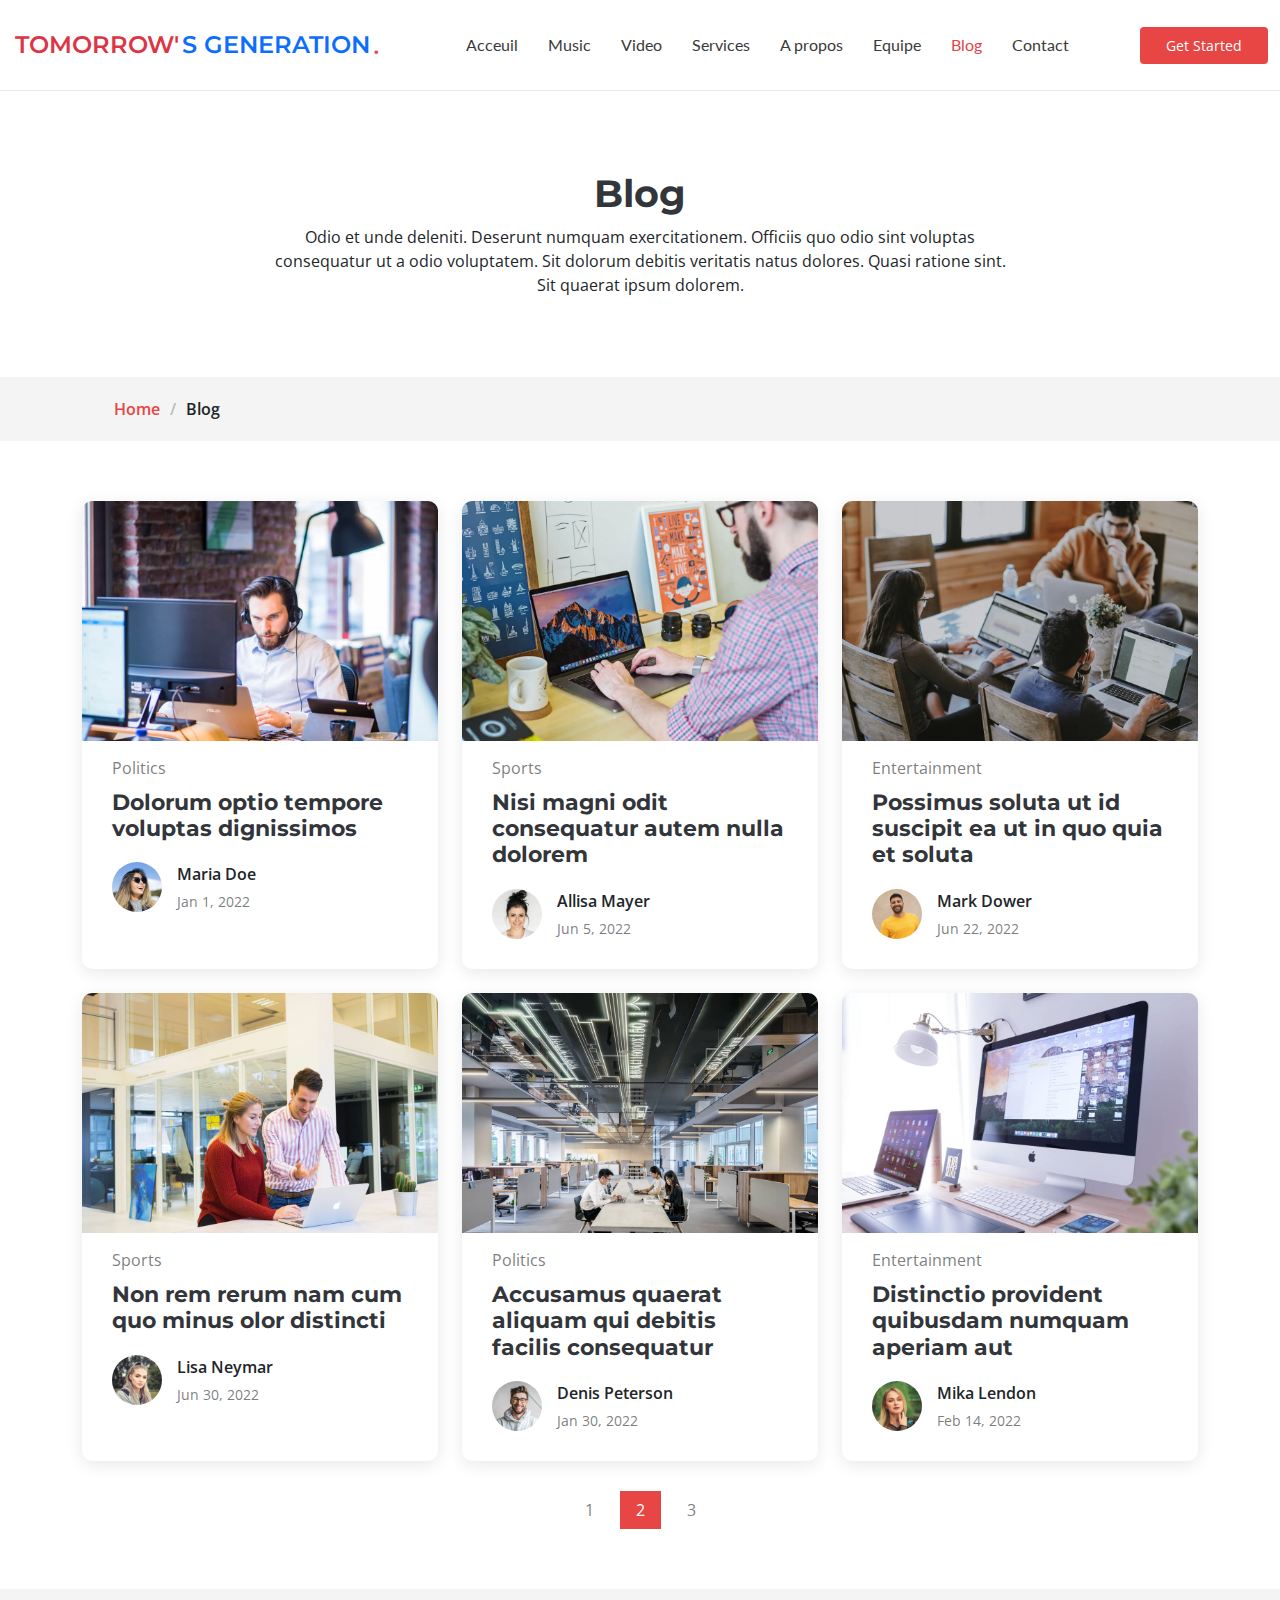
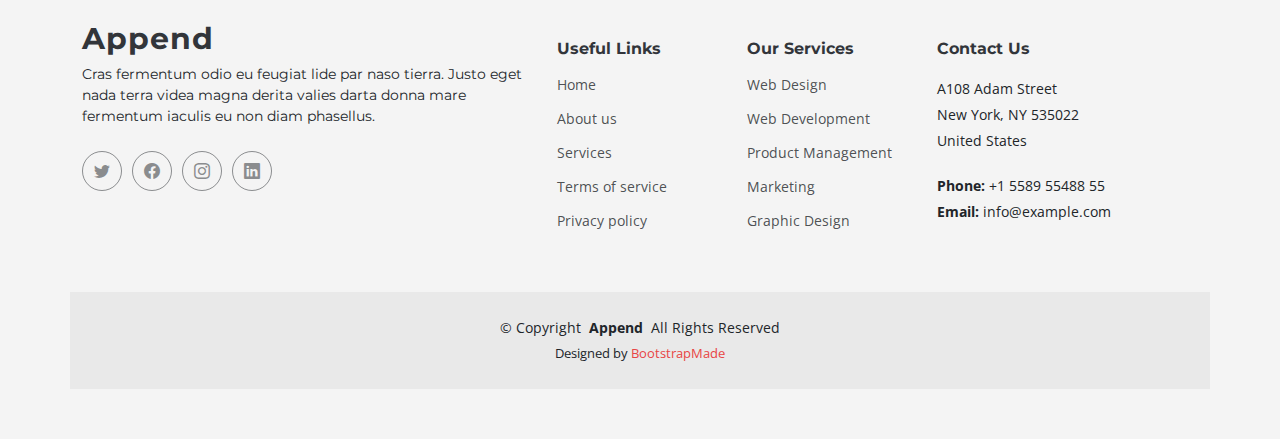
<file: Append/blog.html>
<!DOCTYPE html>
<html lang="en">

<head>
  <meta charset="utf-8">
  <meta content="width=device-width, initial-scale=1.0" name="viewport">

  <title>Blog - Append Bootstrap Temlate</title>
  <meta content="" name="description">
  <meta content="" name="keywords">

  <!-- Favicons -->
  <link href="assets/img/favicon.png" rel="icon">
  <link href="assets/img/apple-touch-icon.png" rel="apple-touch-icon">

  <!-- Fonts -->
  <link href="https://fonts.googleapis.com" rel="preconnect">
  <link href="https://fonts.gstatic.com" rel="preconnect" crossorigin>
  <link href="https://fonts.googleapis.com/css2?family=Open+Sans:ital,wght@0,300;0,400;0,500;0,600;0,700;0,800;1,300;1,400;1,500;1,600;1,700;1,800&family=Montserrat:ital,wght@0,100;0,200;0,300;0,400;0,500;0,600;0,700;0,800;0,900;1,100;1,200;1,300;1,400;1,500;1,600;1,700;1,800;1,900&family=Lato:ital,wght@0,100;0,300;0,400;0,700;0,900;1,100;1,300;1,400;1,700;1,900&display=swap" rel="stylesheet">

  <!-- Vendor CSS Files -->
  <link href="assets/vendor/bootstrap/css/bootstrap.min.css" rel="stylesheet">
  <link href="assets/vendor/bootstrap-icons/bootstrap-icons.css" rel="stylesheet">
  <link href="assets/vendor/glightbox/css/glightbox.min.css" rel="stylesheet">
  <link href="assets/vendor/swiper/swiper-bundle.min.css" rel="stylesheet">
  <link href="assets/vendor/aos/aos.css" rel="stylesheet">

  <!-- Template Main CSS File -->
  <link href="assets/css/main.css" rel="stylesheet">

  <!-- =======================================================
  * Template Name: Append
  * Updated: Sep 18 2023 with Bootstrap v5.3.2
  * Template URL: https://bootstrapmade.com/append-bootstrap-website-template/
  * Author: BootstrapMade.com
  * License: https://bootstrapmade.com/license/
  ======================================================== -->
</head>

<body class="blog-page" data-bs-spy="scroll" data-bs-target="#navmenu">

  <!-- ======= Header ======= -->
  <header id="header" class="header sticky-top d-flex align-items-center">
    <div class="container-fluid d-flex align-items-center justify-content-between">

      <a href="index.html" class="logo d-flex align-items-center me-auto me-xl-0">
        <!-- Uncomment the line below if you also wish to use an image logo -->
        <!-- <img src="assets/img/logo.png" alt=""> -->
        <h1 class="text-bold"><span class="text-danger">TOMORROW'</span><span class="text-primary">S GENERATION</span> </h1>

        <span>.</span>
      </a>

      <!-- Nav Menu -->
      <nav id="navmenu" class="navmenu">
        <ul>
          <li><a href="index.html#hero">Acceuil</a></li>
          <li><a href="music.html">Music</a></li>
          <li><a href="video.html">Video</a></li>
          <li><a href="services.html">Services</a></li>
          <li><a href="about.html">A propos</a></li>
          <!-- <li><a href="index.html#portfolio">Portfolio</a></li> -->
          <li><a href="index.html#team">Equipe</a></li>
          <li><a href="blog.html" class="active">Blog</a></li>
          <!-- <li class="dropdown has-dropdown"><a href="#"><span>Dropdown</span> <i class="bi bi-chevron-down"></i></a>
            <ul class="dd-box-shadow">
              <li><a href="#">Dropdown 1</a></li>
              <li class="dropdown has-dropdown"><a href="#"><span>Deep Dropdown</span> <i class="bi bi-chevron-down"></i></a>
                <ul class="dd-box-shadow">
                  <li><a href="#">Deep Dropdown 1</a></li>
                  <li><a href="#">Deep Dropdown 2</a></li>
                  <li><a href="#">Deep Dropdown 3</a></li>
                  <li><a href="#">Deep Dropdown 4</a></li>
                  <li><a href="#">Deep Dropdown 5</a></li>
                </ul>
              </li>
              <li><a href="#">Dropdown 2</a></li>
              <li><a href="#">Dropdown 3</a></li>
              <li><a href="#">Dropdown 4</a></li>
            </ul>
          </li> -->
          <li><a href="index.html#contact">Contact</a></li>
        </ul>

        <i class="mobile-nav-toggle d-xl-none bi bi-list"></i>
      </nav><!-- End Nav Menu -->

      <a class="btn-getstarted" href="index.html#about">Get Started</a>

    </div>
  </header><!-- End Header -->


  <main id="main">

    <!-- Blog Page Title & Breadcrumbs -->
    <div data-aos="fade" class="page-title">
      <div class="heading">
        <div class="container">
          <div class="row d-flex justify-content-center text-center">
            <div class="col-lg-8">
              <h1>Blog</h1>
              <p class="mb-0">Odio et unde deleniti. Deserunt numquam exercitationem. Officiis quo odio sint voluptas consequatur ut a odio voluptatem. Sit dolorum debitis veritatis natus dolores. Quasi ratione sint. Sit quaerat ipsum dolorem.</p>
            </div>
          </div>
        </div>
      </div>
      <nav class="breadcrumbs">
        <div class="container">
          <ol>
            <li><a href="index.html">Home</a></li>
            <li class="current">Blog</li>
          </ol>
        </div>
      </nav>
    </div><!-- End Page Title -->

    <!-- Blog Section - Blog Page -->
    <section id="blog" class="blog">

      <div class="container" data-aos="fade-up" data-aos-delay="100">

        <div class="row gy-4 posts-list">

          <div class="col-xl-4 col-lg-6">
            <article>

              <div class="post-img">
                <img src="assets/img/blog/blog-1.jpg" alt="" class="img-fluid">
              </div>

              <p class="post-category">Politics</p>

              <h2 class="title">
                <a href="blog-details.html">Dolorum optio tempore voluptas dignissimos</a>
              </h2>

              <div class="d-flex align-items-center">
                <img src="assets/img/blog/blog-author.jpg" alt="" class="img-fluid post-author-img flex-shrink-0">
                <div class="post-meta">
                  <p class="post-author">Maria Doe</p>
                  <p class="post-date">
                    <time datetime="2022-01-01">Jan 1, 2022</time>
                  </p>
                </div>
              </div>

            </article>
          </div><!-- End post list item -->

          <div class="col-xl-4 col-lg-6">
            <article>

              <div class="post-img">
                <img src="assets/img/blog/blog-2.jpg" alt="" class="img-fluid">
              </div>

              <p class="post-category">Sports</p>

              <h2 class="title">
                <a href="blog-details.html">Nisi magni odit consequatur autem nulla dolorem</a>
              </h2>

              <div class="d-flex align-items-center">
                <img src="assets/img/blog/blog-author-2.jpg" alt="" class="img-fluid post-author-img flex-shrink-0">
                <div class="post-meta">
                  <p class="post-author">Allisa Mayer</p>
                  <p class="post-date">
                    <time datetime="2022-01-01">Jun 5, 2022</time>
                  </p>
                </div>
              </div>

            </article>
          </div><!-- End post list item -->

          <div class="col-xl-4 col-lg-6">
            <article>

              <div class="post-img">
                <img src="assets/img/blog/blog-3.jpg" alt="" class="img-fluid">
              </div>

              <p class="post-category">Entertainment</p>

              <h2 class="title">
                <a href="blog-details.html">Possimus soluta ut id suscipit ea ut in quo quia et soluta</a>
              </h2>

              <div class="d-flex align-items-center">
                <img src="assets/img/blog/blog-author-3.jpg" alt="" class="img-fluid post-author-img flex-shrink-0">
                <div class="post-meta">
                  <p class="post-author">Mark Dower</p>
                  <p class="post-date">
                    <time datetime="2022-01-01">Jun 22, 2022</time>
                  </p>
                </div>
              </div>

            </article>
          </div><!-- End post list item -->

          <div class="col-xl-4 col-lg-6">
            <article>

              <div class="post-img">
                <img src="assets/img/blog/blog-4.jpg" alt="" class="img-fluid">
              </div>

              <p class="post-category">Sports</p>

              <h2 class="title">
                <a href="blog-details.html">Non rem rerum nam cum quo minus olor distincti</a>
              </h2>

              <div class="d-flex align-items-center">
                <img src="assets/img/blog/blog-author-4.jpg" alt="" class="img-fluid post-author-img flex-shrink-0">
                <div class="post-meta">
                  <p class="post-author">Lisa Neymar</p>
                  <p class="post-date">
                    <time datetime="2022-01-01">Jun 30, 2022</time>
                  </p>
                </div>
              </div>

            </article>
          </div><!-- End post list item -->

          <div class="col-xl-4 col-lg-6">
            <article>

              <div class="post-img">
                <img src="assets/img/blog/blog-5.jpg" alt="" class="img-fluid">
              </div>

              <p class="post-category">Politics</p>

              <h2 class="title">
                <a href="blog-details.html">Accusamus quaerat aliquam qui debitis facilis consequatur</a>
              </h2>

              <div class="d-flex align-items-center">
                <img src="assets/img/blog/blog-author-5.jpg" alt="" class="img-fluid post-author-img flex-shrink-0">
                <div class="post-meta">
                  <p class="post-author">Denis Peterson</p>
                  <p class="post-date">
                    <time datetime="2022-01-01">Jan 30, 2022</time>
                  </p>
                </div>
              </div>

            </article>
          </div><!-- End post list item -->

          <div class="col-xl-4 col-lg-6">
            <article>

              <div class="post-img">
                <img src="assets/img/blog/blog-6.jpg" alt="" class="img-fluid">
              </div>

              <p class="post-category">Entertainment</p>

              <h2 class="title">
                <a href="blog-details.html">Distinctio provident quibusdam numquam aperiam aut</a>
              </h2>

              <div class="d-flex align-items-center">
                <img src="assets/img/blog/blog-author-6.jpg" alt="" class="img-fluid post-author-img flex-shrink-0">
                <div class="post-meta">
                  <p class="post-author">Mika Lendon</p>
                  <p class="post-date">
                    <time datetime="2022-01-01">Feb 14, 2022</time>
                  </p>
                </div>
              </div>

            </article>
          </div><!-- End post list item -->

        </div><!-- End blog posts list -->

        <div class="pagination d-flex justify-content-center">
          <ul>
            <li><a href="#">1</a></li>
            <li class="active"><a href="#">2</a></li>
            <li><a href="#">3</a></li>
          </ul>
        </div><!-- End pagination -->

      </div>

    </section><!-- End Blog Section -->

  </main>

  <!-- ======= Footer ======= -->
  <footer id="footer" class="footer">

    <div class="container footer-top">
      <div class="row gy-4">
        <div class="col-lg-5 col-md-12 footer-about">
          <a href="index.html" class="logo d-flex align-items-center">
            <span>Append</span>
          </a>
          <p>Cras fermentum odio eu feugiat lide par naso tierra. Justo eget nada terra videa magna derita valies darta donna mare fermentum iaculis eu non diam phasellus.</p>
          <div class="social-links d-flex mt-4">
            <a href=""><i class="bi bi-twitter"></i></a>
            <a href=""><i class="bi bi-facebook"></i></a>
            <a href=""><i class="bi bi-instagram"></i></a>
            <a href=""><i class="bi bi-linkedin"></i></a>
          </div>
        </div>

        <div class="col-lg-2 col-6 footer-links">
          <h4>Useful Links</h4>
          <ul>
            <li><a href="#">Home</a></li>
            <li><a href="#">About us</a></li>
            <li><a href="#">Services</a></li>
            <li><a href="#">Terms of service</a></li>
            <li><a href="#">Privacy policy</a></li>
          </ul>
        </div>

        <div class="col-lg-2 col-6 footer-links">
          <h4>Our Services</h4>
          <ul>
            <li><a href="#">Web Design</a></li>
            <li><a href="#">Web Development</a></li>
            <li><a href="#">Product Management</a></li>
            <li><a href="#">Marketing</a></li>
            <li><a href="#">Graphic Design</a></li>
          </ul>
        </div>

        <div class="col-lg-3 col-md-12 footer-contact text-center text-md-start">
          <h4>Contact Us</h4>
          <p>A108 Adam Street</p>
          <p>New York, NY 535022</p>
          <p>United States</p>
          <p class="mt-4"><strong>Phone:</strong> <span>+1 5589 55488 55</span></p>
          <p><strong>Email:</strong> <span>info@example.com</span></p>
        </div>

      </div>
    </div>

    <div class="container copyright text-center mt-4">
      <p>&copy; <span>Copyright</span> <strong class="px-1">Append</strong> <span>All Rights Reserved</span></p>
      <div class="credits">
        <!-- All the links in the footer should remain intact. -->
        <!-- You can delete the links only if you've purchased the pro version. -->
        <!-- Licensing information: https://bootstrapmade.com/license/ -->
        <!-- Purchase the pro version with working PHP/AJAX contact form: [buy-url] -->
        Designed by <a href="https://bootstrapmade.com/">BootstrapMade</a>
      </div>
    </div>

  </footer><!-- End Footer -->

  <!-- Scroll Top Button -->
  <a href="#" id="scroll-top" class="scroll-top d-flex align-items-center justify-content-center"><i class="bi bi-arrow-up-short"></i></a>

  <!-- Preloader -->
  <div id="preloader">
    <div></div>
    <div></div>
    <div></div>
    <div></div>
  </div>

  <!-- Vendor JS Files -->
  <script src="assets/vendor/bootstrap/js/bootstrap.bundle.min.js"></script>
  <script src="assets/vendor/glightbox/js/glightbox.min.js"></script>
  <script src="assets/vendor/purecounter/purecounter_vanilla.js"></script>
  <script src="assets/vendor/isotope-layout/isotope.pkgd.min.js"></script>
  <script src="assets/vendor/swiper/swiper-bundle.min.js"></script>
  <script src="assets/vendor/aos/aos.js"></script>
  <script src="assets/vendor/php-email-form/validate.js"></script>

  <!-- Template Main JS File -->
  <script src="assets/js/main.js"></script>

</body>

</html>
</file>
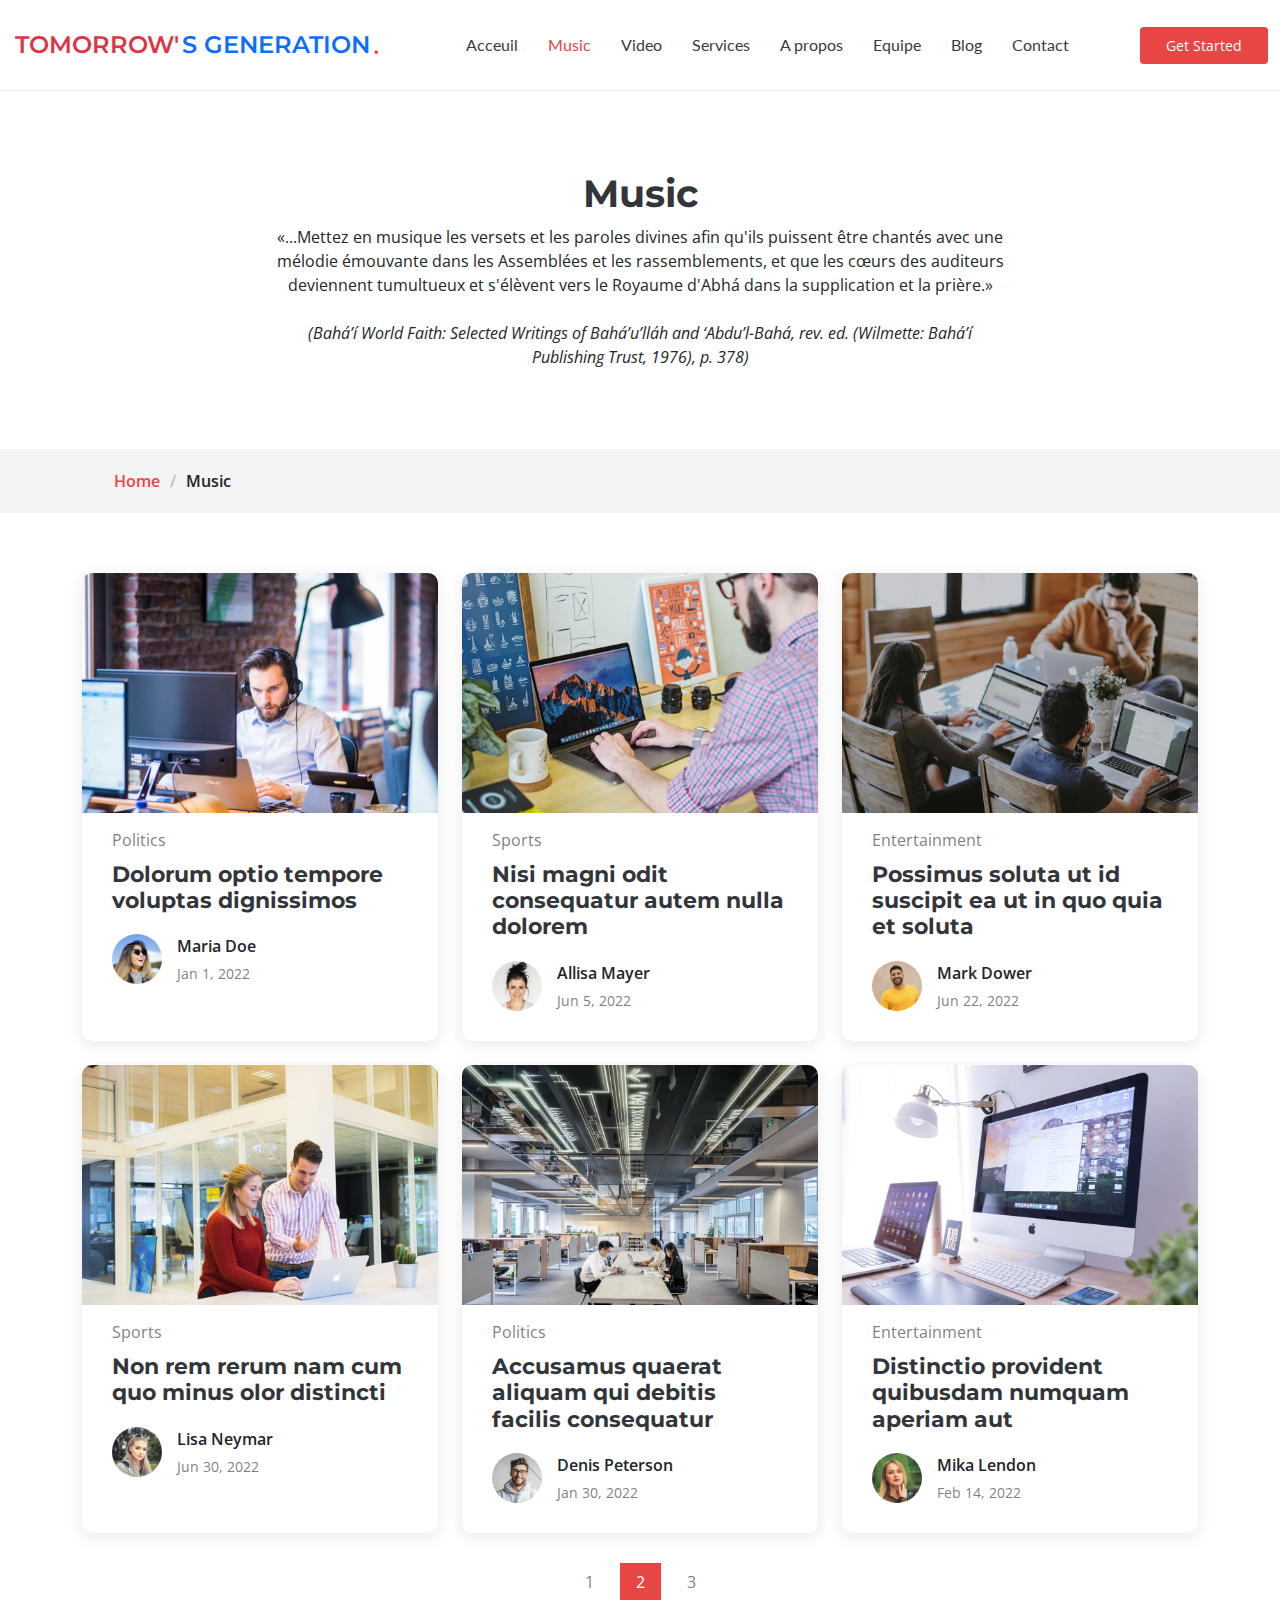
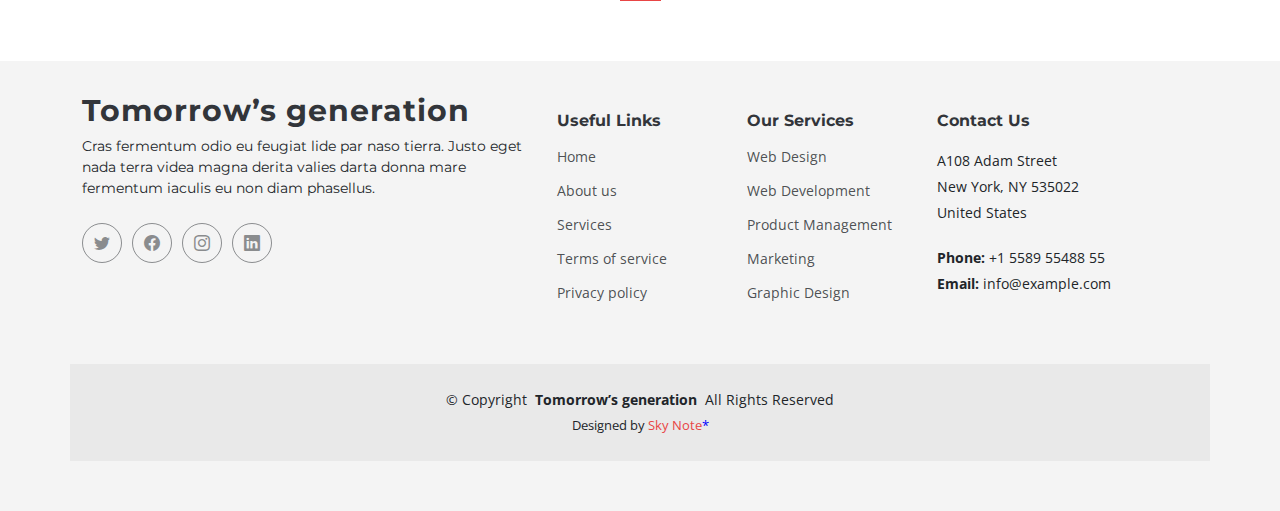
<file: Append/music.html>
<!DOCTYPE html>
<html lang="en">

<head>
  <meta charset="utf-8">
  <meta content="width=device-width, initial-scale=1.0" name="viewport">

  <title>Blog - Append Bootstrap Temlate</title>
  <meta content="" name="description">
  <meta content="" name="keywords">

  <!-- Favicons -->
  <link href="assets/img/favicon.png" rel="icon">
  <link href="assets/img/apple-touch-icon.png" rel="apple-touch-icon">

  <!-- Fonts -->
  <link href="https://fonts.googleapis.com" rel="preconnect">
  <link href="https://fonts.gstatic.com" rel="preconnect" crossorigin>
  <link href="https://fonts.googleapis.com/css2?family=Open+Sans:ital,wght@0,300;0,400;0,500;0,600;0,700;0,800;1,300;1,400;1,500;1,600;1,700;1,800&family=Montserrat:ital,wght@0,100;0,200;0,300;0,400;0,500;0,600;0,700;0,800;0,900;1,100;1,200;1,300;1,400;1,500;1,600;1,700;1,800;1,900&family=Lato:ital,wght@0,100;0,300;0,400;0,700;0,900;1,100;1,300;1,400;1,700;1,900&display=swap" rel="stylesheet">

  <!-- Vendor CSS Files -->
  <link href="assets/vendor/bootstrap/css/bootstrap.min.css" rel="stylesheet">
  <link href="assets/vendor/bootstrap-icons/bootstrap-icons.css" rel="stylesheet">
  <link href="assets/vendor/glightbox/css/glightbox.min.css" rel="stylesheet">
  <link href="assets/vendor/swiper/swiper-bundle.min.css" rel="stylesheet">
  <link href="assets/vendor/aos/aos.css" rel="stylesheet">

  <!-- Template Main CSS File -->
  <link href="assets/css/main.css" rel="stylesheet">

  <!-- =======================================================
  * Template Name: Append
  * Updated: Sep 18 2023 with Bootstrap v5.3.2
  * Template URL: https://bootstrapmade.com/append-bootstrap-website-template/
  * Author: BootstrapMade.com
  * License: https://bootstrapmade.com/license/
  ======================================================== -->
</head>

<body class="blog-page" data-bs-spy="scroll" data-bs-target="#navmenu">

  <!-- ======= Header ======= -->
  <header id="header" class="header sticky-top d-flex align-items-center">
    <div class="container-fluid d-flex align-items-center justify-content-between">

      <a href="index.html" class="logo d-flex align-items-center me-auto me-xl-0">
        <!-- Uncomment the line below if you also wish to use an image logo -->
        <!-- <img src="assets/img/logo.png" alt=""> -->
        <h1 class="text-bold"><span class="text-danger">TOMORROW'</span><span class="text-primary">S GENERATION</span> </h1>

        <span>.</span>
      </a>

      <!-- Nav Menu -->
      <nav id="navmenu" class="navmenu">
        <ul>
          <li><a href="index.html#hero">Acceuil</a></li>
          <li><a href="music.html" class="active">Music</a></li>
          <li><a href="video.html">Video</a></li>
          <li><a href="index.html#services">Services</a></li>
          <li><a href="index.html#about">A propos</a></li>
          <!-- <li><a href="index.html#portfolio">Portfolio</a></li> -->
          <li><a href="index.html#team">Equipe</a></li>
          <li><a href="blog.html">Blog</a></li>
          <!-- <li class="dropdown has-dropdown"><a href="#"><span>Dropdown</span> <i class="bi bi-chevron-down"></i></a>
            <ul class="dd-box-shadow">
              <li><a href="#">Dropdown 1</a></li>
              <li class="dropdown has-dropdown"><a href="#"><span>Deep Dropdown</span> <i class="bi bi-chevron-down"></i></a>
                <ul class="dd-box-shadow">
                  <li><a href="#">Deep Dropdown 1</a></li>
                  <li><a href="#">Deep Dropdown 2</a></li>
                  <li><a href="#">Deep Dropdown 3</a></li>
                  <li><a href="#">Deep Dropdown 4</a></li>
                  <li><a href="#">Deep Dropdown 5</a></li>
                </ul>
              </li>
              <li><a href="#">Dropdown 2</a></li>
              <li><a href="#">Dropdown 3</a></li>
              <li><a href="#">Dropdown 4</a></li>
            </ul>
          </li> -->
          <li><a href="index.html#contact">Contact</a></li>
        </ul>

        <i class="mobile-nav-toggle d-xl-none bi bi-list"></i>
      </nav><!-- End Nav Menu -->

      <a class="btn-getstarted" href="index.html#about">Get Started</a>

    </div>
  </header><!-- End Header -->

  <main id="main">

    <!-- Blog Page Title & Breadcrumbs -->
    <div data-aos="fade" class="page-title">
      <div class="heading">
        <div class="container">
          <div class="row d-flex justify-content-center text-center">
            <div class="col-lg-8">
              <h1>Music</h1>
              <p class="mb-0">
                «...Mettez en musique les versets et les paroles divines afin qu'ils puissent être chantés avec une mélodie émouvante dans les Assemblées et les rassemblements, et que les cœurs des auditeurs deviennent tumultueux et s'élèvent vers le Royaume d'Abhá dans la supplication et la prière.»
                <br><br>
                <span style="font-style: italic;">(Bahá’í World Faith: Selected Writings of Bahá’u’lláh and ‘Abdu’l-Bahá, rev. ed. (Wilmette: Bahá’í Publishing Trust, 1976), p. 378)</span>
              </p>
            </div>
          </div>
        </div>
      </div>
      <nav class="breadcrumbs">
        <div class="container">
          <ol>
            <li><a href="index.html">Home</a></li>
            <li class="current">Music</li>
          </ol>
        </div>
      </nav>
    </div><!-- End Page Title -->

    <!-- Blog Section - Blog Page -->
    <section id="blog" class="blog">

      <div class="container" data-aos="fade-up" data-aos-delay="100">

        <div class="row gy-4 posts-list">

          <div class="col-xl-4 col-lg-6">
            <article>

              <div class="post-img">
                <img src="assets/img/blog/blog-1.jpg" alt="" class="img-fluid">
              </div>

              <p class="post-category">Politics</p>

              <h2 class="title">
                <a href="blog-details.html">Dolorum optio tempore voluptas dignissimos</a>
              </h2>

              <div class="d-flex align-items-center">
                <img src="assets/img/blog/blog-author.jpg" alt="" class="img-fluid post-author-img flex-shrink-0">
                <div class="post-meta">
                  <p class="post-author">Maria Doe</p>
                  <p class="post-date">
                    <time datetime="2022-01-01">Jan 1, 2022</time>
                  </p>
                </div>
              </div>

            </article>
          </div><!-- End post list item -->

          <div class="col-xl-4 col-lg-6">
            <article>

              <div class="post-img">
                <img src="assets/img/blog/blog-2.jpg" alt="" class="img-fluid">
              </div>

              <p class="post-category">Sports</p>

              <h2 class="title">
                <a href="blog-details.html">Nisi magni odit consequatur autem nulla dolorem</a>
              </h2>

              <div class="d-flex align-items-center">
                <img src="assets/img/blog/blog-author-2.jpg" alt="" class="img-fluid post-author-img flex-shrink-0">
                <div class="post-meta">
                  <p class="post-author">Allisa Mayer</p>
                  <p class="post-date">
                    <time datetime="2022-01-01">Jun 5, 2022</time>
                  </p>
                </div>
              </div>

            </article>
          </div><!-- End post list item -->

          <div class="col-xl-4 col-lg-6">
            <article>

              <div class="post-img">
                <img src="assets/img/blog/blog-3.jpg" alt="" class="img-fluid">
              </div>

              <p class="post-category">Entertainment</p>

              <h2 class="title">
                <a href="blog-details.html">Possimus soluta ut id suscipit ea ut in quo quia et soluta</a>
              </h2>

              <div class="d-flex align-items-center">
                <img src="assets/img/blog/blog-author-3.jpg" alt="" class="img-fluid post-author-img flex-shrink-0">
                <div class="post-meta">
                  <p class="post-author">Mark Dower</p>
                  <p class="post-date">
                    <time datetime="2022-01-01">Jun 22, 2022</time>
                  </p>
                </div>
              </div>

            </article>
          </div><!-- End post list item -->

          <div class="col-xl-4 col-lg-6">
            <article>

              <div class="post-img">
                <img src="assets/img/blog/blog-4.jpg" alt="" class="img-fluid">
              </div>

              <p class="post-category">Sports</p>

              <h2 class="title">
                <a href="blog-details.html">Non rem rerum nam cum quo minus olor distincti</a>
              </h2>

              <div class="d-flex align-items-center">
                <img src="assets/img/blog/blog-author-4.jpg" alt="" class="img-fluid post-author-img flex-shrink-0">
                <div class="post-meta">
                  <p class="post-author">Lisa Neymar</p>
                  <p class="post-date">
                    <time datetime="2022-01-01">Jun 30, 2022</time>
                  </p>
                </div>
              </div>

            </article>
          </div><!-- End post list item -->

          <div class="col-xl-4 col-lg-6">
            <article>

              <div class="post-img">
                <img src="assets/img/blog/blog-5.jpg" alt="" class="img-fluid">
              </div>

              <p class="post-category">Politics</p>

              <h2 class="title">
                <a href="blog-details.html">Accusamus quaerat aliquam qui debitis facilis consequatur</a>
              </h2>

              <div class="d-flex align-items-center">
                <img src="assets/img/blog/blog-author-5.jpg" alt="" class="img-fluid post-author-img flex-shrink-0">
                <div class="post-meta">
                  <p class="post-author">Denis Peterson</p>
                  <p class="post-date">
                    <time datetime="2022-01-01">Jan 30, 2022</time>
                  </p>
                </div>
              </div>

            </article>
          </div><!-- End post list item -->

          <div class="col-xl-4 col-lg-6">
            <article>

              <div class="post-img">
                <img src="assets/img/blog/blog-6.jpg" alt="" class="img-fluid">
              </div>

              <p class="post-category">Entertainment</p>

              <h2 class="title">
                <a href="blog-details.html">Distinctio provident quibusdam numquam aperiam aut</a>
              </h2>

              <div class="d-flex align-items-center">
                <img src="assets/img/blog/blog-author-6.jpg" alt="" class="img-fluid post-author-img flex-shrink-0">
                <div class="post-meta">
                  <p class="post-author">Mika Lendon</p>
                  <p class="post-date">
                    <time datetime="2022-01-01">Feb 14, 2022</time>
                  </p>
                </div>
              </div>

            </article>
          </div><!-- End post list item -->

        </div><!-- End blog posts list -->

        <div class="pagination d-flex justify-content-center">
          <ul>
            <li><a href="#">1</a></li>
            <li class="active"><a href="#">2</a></li>
            <li><a href="#">3</a></li>
          </ul>
        </div><!-- End pagination -->

      </div>

    </section><!-- End Blog Section -->

  </main>

  <!-- ======= Footer ======= -->
  <footer id="footer" class="footer">

    <div class="container footer-top">
      <div class="row gy-4">
        <div class="col-lg-5 col-md-12 footer-about">
          <a href="index.html" class="logo d-flex align-items-center">
            <span>Tomorrow’s generation</span>
          </a>
          <p>Cras fermentum odio eu feugiat lide par naso tierra. Justo eget nada terra videa magna derita valies darta donna mare fermentum iaculis eu non diam phasellus.</p>
          <div class="social-links d-flex mt-4">
            <a href=""><i class="bi bi-twitter"></i></a>
            <a href=""><i class="bi bi-facebook"></i></a>
            <a href=""><i class="bi bi-instagram"></i></a>
            <a href=""><i class="bi bi-linkedin"></i></a>
          </div>
        </div>

        <div class="col-lg-2 col-6 footer-links">
          <h4>Useful Links</h4>
          <ul>
            <li><a href="#">Home</a></li>
            <li><a href="#">About us</a></li>
            <li><a href="#">Services</a></li>
            <li><a href="#">Terms of service</a></li>
            <li><a href="#">Privacy policy</a></li>
          </ul>
        </div>

        <div class="col-lg-2 col-6 footer-links">
          <h4>Our Services</h4>
          <ul>
            <li><a href="#">Web Design</a></li>
            <li><a href="#">Web Development</a></li>
            <li><a href="#">Product Management</a></li>
            <li><a href="#">Marketing</a></li>
            <li><a href="#">Graphic Design</a></li>
          </ul>
        </div>

        <div class="col-lg-3 col-md-12 footer-contact text-center text-md-start">
          <h4>Contact Us</h4>
          <p>A108 Adam Street</p>
          <p>New York, NY 535022</p>
          <p>United States</p>
          <p class="mt-4"><strong>Phone:</strong> <span>+1 5589 55488 55</span></p>
          <p><strong>Email:</strong> <span>info@example.com</span></p>
        </div>

      </div>
    </div>

    <div class="container copyright text-center mt-4">
      <p>&copy; <span>Copyright</span> <strong class="px-1">Tomorrow’s generation</strong> <span>All Rights Reserved</span></p>
      <div class="credits">
        <!-- All the links in the footer should remain intact. -->
        <!-- You can delete the links only if you've purchased the pro version. -->
        <!-- Licensing information: https://bootstrapmade.com/license/ -->
        <!-- Purchase the pro version with working PHP/AJAX contact form: [buy-url] -->
        Designed by <a href="https://bootstrapmade.com/"> Sky Note<span style="color: blue;">*</span></a>
      </div>
    </div>

  </footer><!-- End Footer -->


  <!-- Scroll Top Button -->
  <a href="#" id="scroll-top" class="scroll-top d-flex align-items-center justify-content-center"><i class="bi bi-arrow-up-short"></i></a>

  <!-- Preloader -->
  <div id="preloader">
    <div></div>
    <div></div>
    <div></div>
    <div></div>
  </div>

  <!-- Vendor JS Files -->
  <script src="assets/vendor/bootstrap/js/bootstrap.bundle.min.js"></script>
  <script src="assets/vendor/glightbox/js/glightbox.min.js"></script>
  <script src="assets/vendor/purecounter/purecounter_vanilla.js"></script>
  <script src="assets/vendor/isotope-layout/isotope.pkgd.min.js"></script>
  <script src="assets/vendor/swiper/swiper-bundle.min.js"></script>
  <script src="assets/vendor/aos/aos.js"></script>
  <script src="assets/vendor/php-email-form/validate.js"></script>

  <!-- Template Main JS File -->
  <script src="assets/js/main.js"></script>

</body>

</html>
</file>
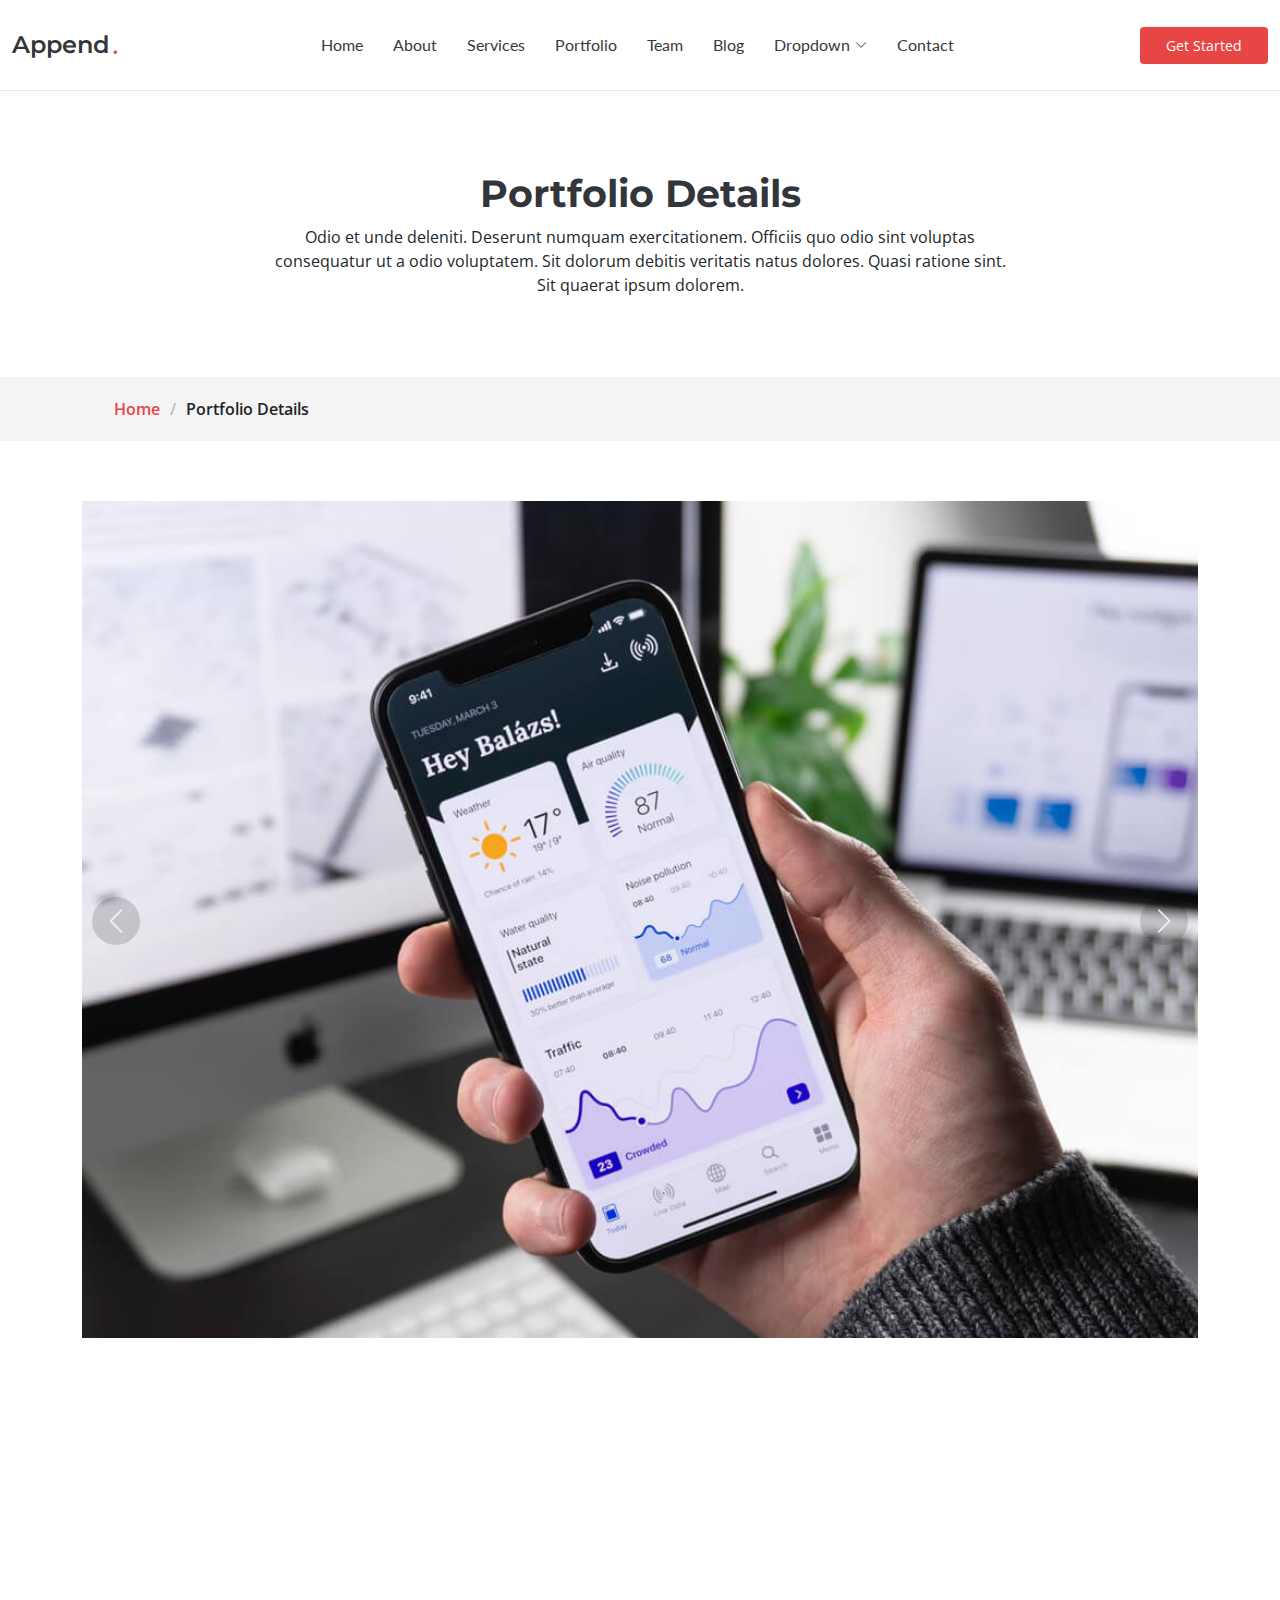
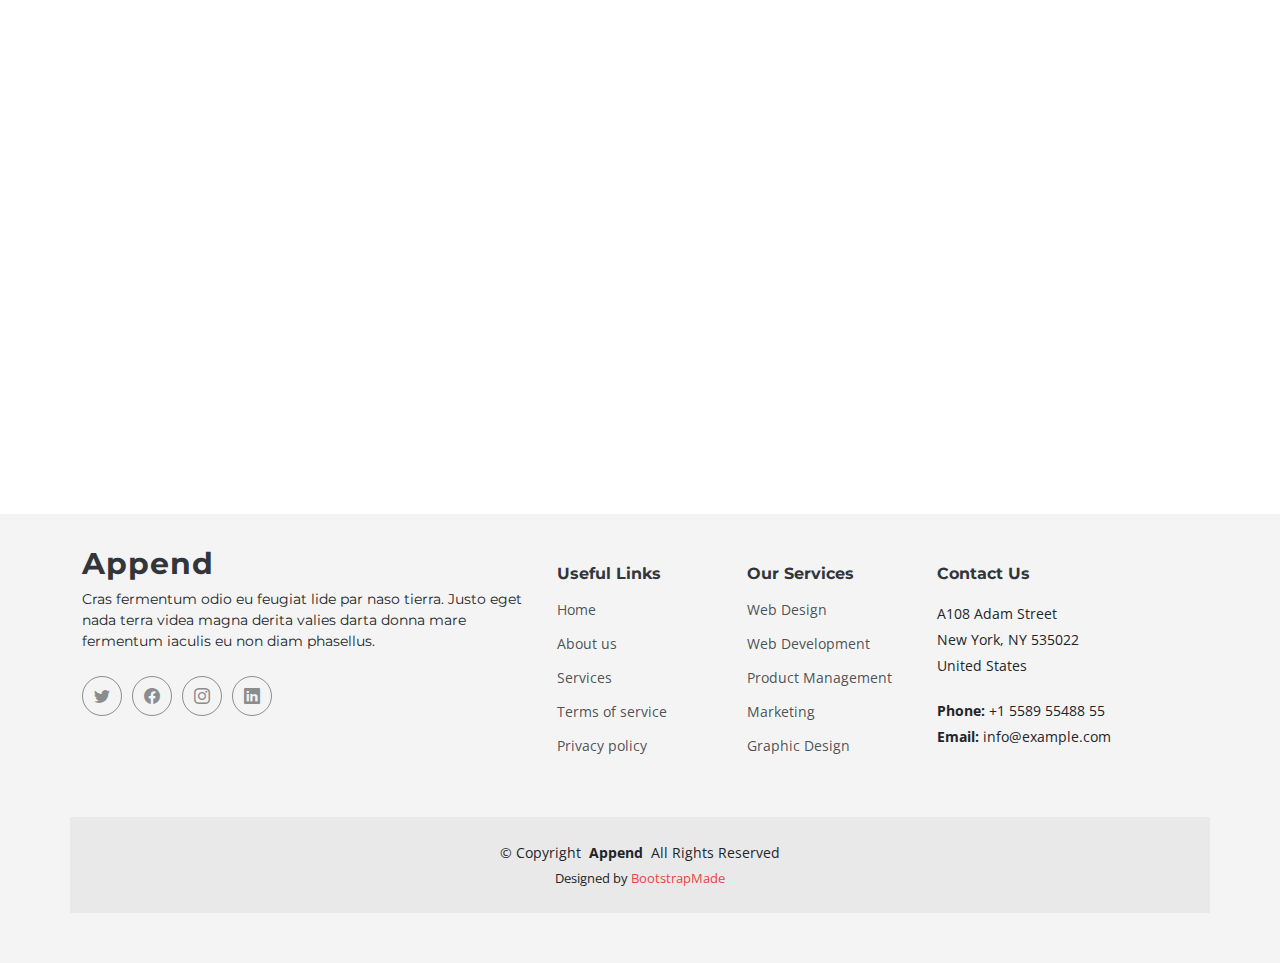
<file: Append/portfolio-details.html>
<!DOCTYPE html>
<html lang="en">

<head>
  <meta charset="utf-8">
  <meta content="width=device-width, initial-scale=1.0" name="viewport">

  <title>Portfolio Details - Append Bootstrap Temlate</title>
  <meta content="" name="description">
  <meta content="" name="keywords">

  <!-- Favicons -->
  <link href="assets/img/favicon.png" rel="icon">
  <link href="assets/img/apple-touch-icon.png" rel="apple-touch-icon">

  <!-- Fonts -->
  <link href="https://fonts.googleapis.com" rel="preconnect">
  <link href="https://fonts.gstatic.com" rel="preconnect" crossorigin>
  <link href="https://fonts.googleapis.com/css2?family=Open+Sans:ital,wght@0,300;0,400;0,500;0,600;0,700;0,800;1,300;1,400;1,500;1,600;1,700;1,800&family=Montserrat:ital,wght@0,100;0,200;0,300;0,400;0,500;0,600;0,700;0,800;0,900;1,100;1,200;1,300;1,400;1,500;1,600;1,700;1,800;1,900&family=Lato:ital,wght@0,100;0,300;0,400;0,700;0,900;1,100;1,300;1,400;1,700;1,900&display=swap" rel="stylesheet">

  <!-- Vendor CSS Files -->
  <link href="assets/vendor/bootstrap/css/bootstrap.min.css" rel="stylesheet">
  <link href="assets/vendor/bootstrap-icons/bootstrap-icons.css" rel="stylesheet">
  <link href="assets/vendor/glightbox/css/glightbox.min.css" rel="stylesheet">
  <link href="assets/vendor/swiper/swiper-bundle.min.css" rel="stylesheet">
  <link href="assets/vendor/aos/aos.css" rel="stylesheet">

  <!-- Template Main CSS File -->
  <link href="assets/css/main.css" rel="stylesheet">

  <!-- =======================================================
  * Template Name: Append
  * Updated: Sep 18 2023 with Bootstrap v5.3.2
  * Template URL: https://bootstrapmade.com/append-bootstrap-website-template/
  * Author: BootstrapMade.com
  * License: https://bootstrapmade.com/license/
  ======================================================== -->
</head>

<body class="portfolio-details-page" data-bs-spy="scroll" data-bs-target="#navmenu">

  <!-- ======= Header ======= -->
  <header id="header" class="header sticky-top d-flex align-items-center">
    <div class="container-fluid d-flex align-items-center justify-content-between">

      <a href="index.html" class="logo d-flex align-items-center me-auto me-xl-0">
        <!-- Uncomment the line below if you also wish to use an image logo -->
        <!-- <img src="assets/img/logo.png" alt=""> -->
        <h1>Append</h1>
        <span>.</span>
      </a>

      <!-- Nav Menu -->
      <nav id="navmenu" class="navmenu">
        <ul>
          <li><a href="index.html#hero">Home</a></li>
          <li><a href="index.html#about">About</a></li>
          <li><a href="index.html#services">Services</a></li>
          <li><a href="index.html#portfolio">Portfolio</a></li>
          <li><a href="index.html#team">Team</a></li>
          <li><a href="blog.html">Blog</a></li>
          <li class="dropdown has-dropdown"><a href="#"><span>Dropdown</span> <i class="bi bi-chevron-down"></i></a>
            <ul class="dd-box-shadow">
              <li><a href="#">Dropdown 1</a></li>
              <li class="dropdown has-dropdown"><a href="#"><span>Deep Dropdown</span> <i class="bi bi-chevron-down"></i></a>
                <ul class="dd-box-shadow">
                  <li><a href="#">Deep Dropdown 1</a></li>
                  <li><a href="#">Deep Dropdown 2</a></li>
                  <li><a href="#">Deep Dropdown 3</a></li>
                  <li><a href="#">Deep Dropdown 4</a></li>
                  <li><a href="#">Deep Dropdown 5</a></li>
                </ul>
              </li>
              <li><a href="#">Dropdown 2</a></li>
              <li><a href="#">Dropdown 3</a></li>
              <li><a href="#">Dropdown 4</a></li>
            </ul>
          </li>
          <li><a href="index.html#contact">Contact</a></li>
        </ul>

        <i class="mobile-nav-toggle d-xl-none bi bi-list"></i>
      </nav><!-- End Nav Menu -->

      <a class="btn-getstarted" href="index.html#about">Get Started</a>

    </div>
  </header><!-- End Header -->

  <main id="main">

    <!-- Portfolio Details Page Title & Breadcrumbs -->
    <div data-aos="fade" class="page-title">
      <div class="heading">
        <div class="container">
          <div class="row d-flex justify-content-center text-center">
            <div class="col-lg-8">
              <h1>Portfolio Details</h1>
              <p class="mb-0">Odio et unde deleniti. Deserunt numquam exercitationem. Officiis quo odio sint voluptas consequatur ut a odio voluptatem. Sit dolorum debitis veritatis natus dolores. Quasi ratione sint. Sit quaerat ipsum dolorem.</p>
            </div>
          </div>
        </div>
      </div>
      <nav class="breadcrumbs">
        <div class="container">
          <ol>
            <li><a href="index.html">Home</a></li>
            <li class="current">Portfolio Details</li>
          </ol>
        </div>
      </nav>
    </div><!-- End Page Title -->

    <!-- Portfolio-details Section - Portfolio Details Page -->
    <section id="portfolio-details" class="portfolio-details">

      <div class="container" data-aos="fade-up">

        <div class="portfolio-details-slider swiper">
          <template class="swiper-config">
            {
            "loop": true,
            "speed" : 600,
            "autoplay": {
            "delay": 5000
            },
            "slidesPerView": "auto",
            "navigation": {
            "nextEl": ".swiper-button-next",
            "prevEl": ".swiper-button-prev"
            }
            }
          </template>
          <div class="swiper-wrapper align-items-center">

            <div class="swiper-slide">
              <img src="assets/img/portfolio/app-1.jpg" alt="">
            </div>

            <div class="swiper-slide">
              <img src="assets/img/portfolio/product-1.jpg" alt="">
            </div>

            <div class="swiper-slide">
              <img src="assets/img/portfolio/branding-1.jpg" alt="">
            </div>

            <div class="swiper-slide">
              <img src="assets/img/portfolio/books-1.jpg" alt="">
            </div>

          </div>
          <div class="swiper-button-prev"></div>
          <div class="swiper-button-next"></div>
        </div>

        <div class="row justify-content-between gy-4 mt-4">

          <div class="col-lg-8" data-aos="fade-up">
            <div class="portfolio-description">
              <h2>This is an example of portfolio details</h2>
              <p>
                Autem ipsum nam porro corporis rerum. Quis eos dolorem eos itaque inventore commodi labore quia quia. Exercitationem repudiandae officiis neque suscipit non officia eaque itaque enim. Voluptatem officia accusantium nesciunt est omnis tempora consectetur dignissimos. Sequi nulla at esse enim cum deserunt eius.
              </p>
              <p>
                Amet consequatur qui dolore veniam voluptatem voluptatem sit. Non aspernatur atque natus ut cum nam et. Praesentium error dolores rerum minus sequi quia veritatis eum. Eos et doloribus doloremque nesciunt molestiae laboriosam.
              </p>

              <div class="testimonial-item">
                <p>
                  <i class="bi bi-quote quote-icon-left"></i>
                  <span>Export tempor illum tamen malis malis eram quae irure esse labore quem cillum quid cillum eram malis quorum velit fore eram velit sunt aliqua noster fugiat irure amet legam anim culpa.</span>
                  <i class="bi bi-quote quote-icon-right"></i>
                </p>
                <div>
                  <img src="assets/img/testimonials/testimonials-2.jpg" class="testimonial-img" alt="">
                  <h3>Sara Wilsson</h3>
                  <h4>Designer</h4>
                </div>
              </div>

              <p>
                Impedit ipsum quae et aliquid doloribus et voluptatem quasi. Perspiciatis occaecati earum et magnam animi. Quibusdam non qui ea vitae suscipit vitae sunt. Repudiandae incidunt cumque minus deserunt assumenda tempore. Delectus voluptas necessitatibus est.
              </p>

              <p>
                Sunt voluptatum sapiente facilis quo odio aut ipsum repellat debitis. Molestiae et autem libero. Explicabo et quod necessitatibus similique quis dolor eum. Numquam eaque praesentium rem et qui nesciunt.
              </p>

            </div>
          </div>

          <div class="col-lg-3" data-aos="fade-up" data-aos-delay="100">
            <div class="portfolio-info">
              <h3>Project information</h3>
              <ul>
                <li><strong>Category</strong> Web design</li>
                <li><strong>Client</strong> ASU Company</li>
                <li><strong>Project date</strong> 01 March, 2020</li>
                <li><strong>Project URL</strong> <a href="#">www.example.com</a></li>
                <li><a href="#" class="btn-visit align-self-start">Visit Website</a></li>
              </ul>
            </div>
          </div>

        </div>

      </div>

    </section><!-- End Portfolio-details Section -->

  </main>

  <!-- ======= Footer ======= -->
  <footer id="footer" class="footer">

    <div class="container footer-top">
      <div class="row gy-4">
        <div class="col-lg-5 col-md-12 footer-about">
          <a href="index.html" class="logo d-flex align-items-center">
            <span>Append</span>
          </a>
          <p>Cras fermentum odio eu feugiat lide par naso tierra. Justo eget nada terra videa magna derita valies darta donna mare fermentum iaculis eu non diam phasellus.</p>
          <div class="social-links d-flex mt-4">
            <a href=""><i class="bi bi-twitter"></i></a>
            <a href=""><i class="bi bi-facebook"></i></a>
            <a href=""><i class="bi bi-instagram"></i></a>
            <a href=""><i class="bi bi-linkedin"></i></a>
          </div>
        </div>

        <div class="col-lg-2 col-6 footer-links">
          <h4>Useful Links</h4>
          <ul>
            <li><a href="#">Home</a></li>
            <li><a href="#">About us</a></li>
            <li><a href="#">Services</a></li>
            <li><a href="#">Terms of service</a></li>
            <li><a href="#">Privacy policy</a></li>
          </ul>
        </div>

        <div class="col-lg-2 col-6 footer-links">
          <h4>Our Services</h4>
          <ul>
            <li><a href="#">Web Design</a></li>
            <li><a href="#">Web Development</a></li>
            <li><a href="#">Product Management</a></li>
            <li><a href="#">Marketing</a></li>
            <li><a href="#">Graphic Design</a></li>
          </ul>
        </div>

        <div class="col-lg-3 col-md-12 footer-contact text-center text-md-start">
          <h4>Contact Us</h4>
          <p>A108 Adam Street</p>
          <p>New York, NY 535022</p>
          <p>United States</p>
          <p class="mt-4"><strong>Phone:</strong> <span>+1 5589 55488 55</span></p>
          <p><strong>Email:</strong> <span>info@example.com</span></p>
        </div>

      </div>
    </div>

    <div class="container copyright text-center mt-4">
      <p>&copy; <span>Copyright</span> <strong class="px-1">Append</strong> <span>All Rights Reserved</span></p>
      <div class="credits">
        <!-- All the links in the footer should remain intact. -->
        <!-- You can delete the links only if you've purchased the pro version. -->
        <!-- Licensing information: https://bootstrapmade.com/license/ -->
        <!-- Purchase the pro version with working PHP/AJAX contact form: [buy-url] -->
        Designed by <a href="https://bootstrapmade.com/">BootstrapMade</a>
      </div>
    </div>

  </footer><!-- End Footer -->

  <!-- Scroll Top Button -->
  <a href="#" id="scroll-top" class="scroll-top d-flex align-items-center justify-content-center"><i class="bi bi-arrow-up-short"></i></a>

  <!-- Preloader -->
  <div id="preloader">
    <div></div>
    <div></div>
    <div></div>
    <div></div>
  </div>

  <!-- Vendor JS Files -->
  <script src="assets/vendor/bootstrap/js/bootstrap.bundle.min.js"></script>
  <script src="assets/vendor/glightbox/js/glightbox.min.js"></script>
  <script src="assets/vendor/purecounter/purecounter_vanilla.js"></script>
  <script src="assets/vendor/isotope-layout/isotope.pkgd.min.js"></script>
  <script src="assets/vendor/swiper/swiper-bundle.min.js"></script>
  <script src="assets/vendor/aos/aos.js"></script>
  <script src="assets/vendor/php-email-form/validate.js"></script>

  <!-- Template Main JS File -->
  <script src="assets/js/main.js"></script>

</body>

</html>
</file>
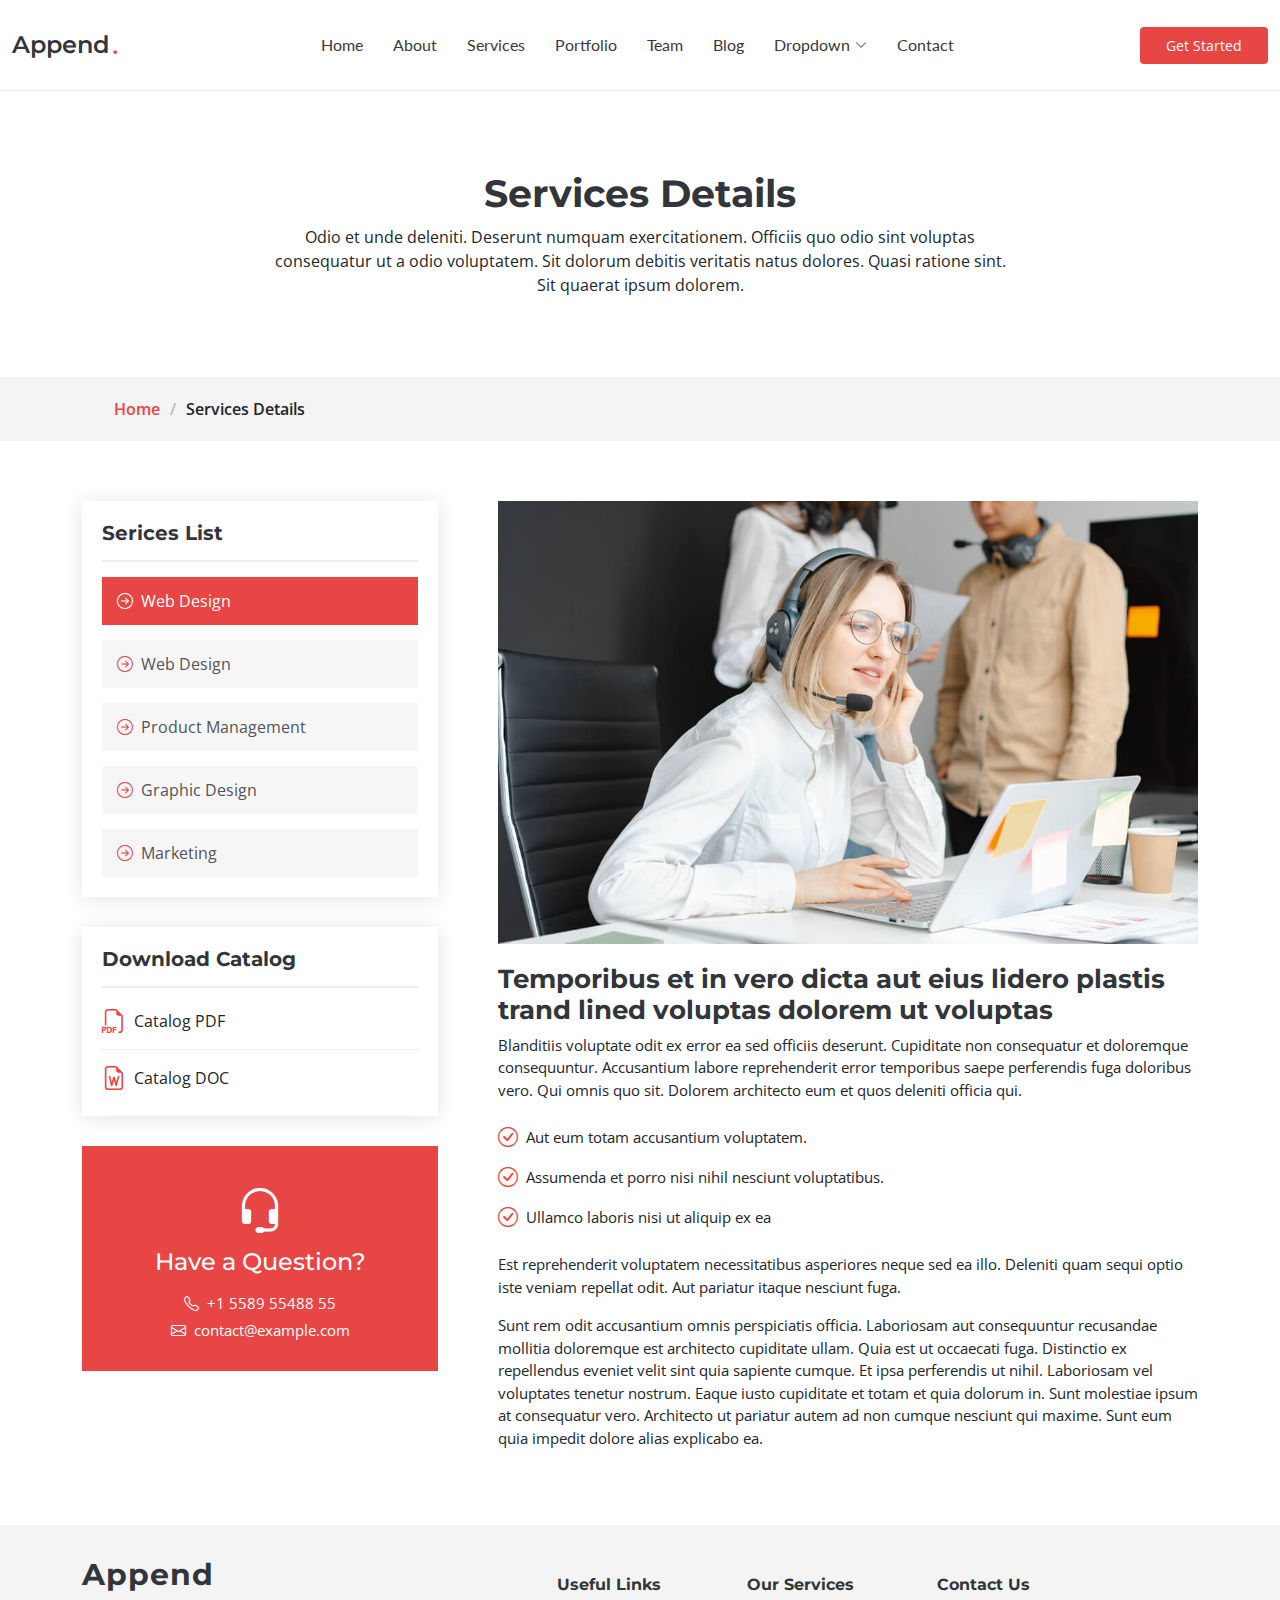
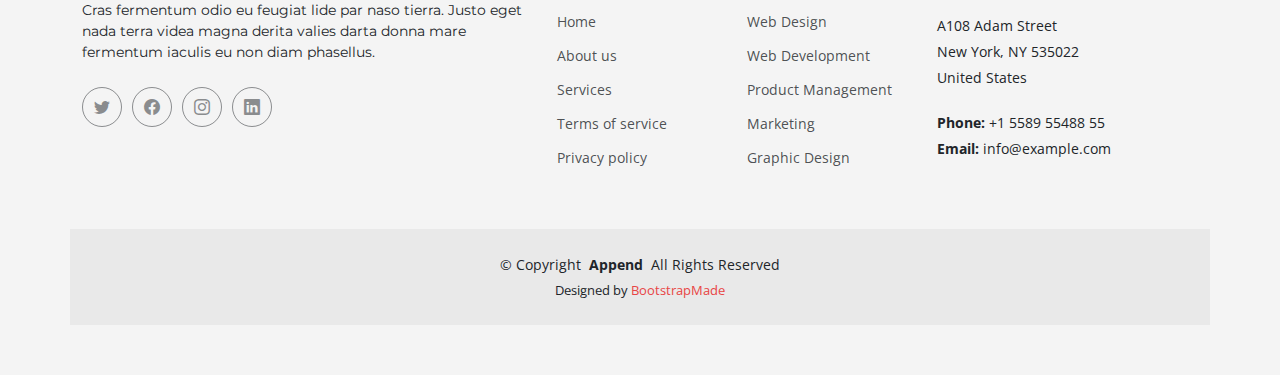
<file: Append/services-details.html>
<!DOCTYPE html>
<html lang="en">

<head>
  <meta charset="utf-8">
  <meta content="width=device-width, initial-scale=1.0" name="viewport">

  <title>Services Details - Append Bootstrap Temlate</title>
  <meta content="" name="description">
  <meta content="" name="keywords">

  <!-- Favicons -->
  <link href="assets/img/favicon.png" rel="icon">
  <link href="assets/img/apple-touch-icon.png" rel="apple-touch-icon">

  <!-- Fonts -->
  <link href="https://fonts.googleapis.com" rel="preconnect">
  <link href="https://fonts.gstatic.com" rel="preconnect" crossorigin>
  <link href="https://fonts.googleapis.com/css2?family=Open+Sans:ital,wght@0,300;0,400;0,500;0,600;0,700;0,800;1,300;1,400;1,500;1,600;1,700;1,800&family=Montserrat:ital,wght@0,100;0,200;0,300;0,400;0,500;0,600;0,700;0,800;0,900;1,100;1,200;1,300;1,400;1,500;1,600;1,700;1,800;1,900&family=Lato:ital,wght@0,100;0,300;0,400;0,700;0,900;1,100;1,300;1,400;1,700;1,900&display=swap" rel="stylesheet">

  <!-- Vendor CSS Files -->
  <link href="assets/vendor/bootstrap/css/bootstrap.min.css" rel="stylesheet">
  <link href="assets/vendor/bootstrap-icons/bootstrap-icons.css" rel="stylesheet">
  <link href="assets/vendor/glightbox/css/glightbox.min.css" rel="stylesheet">
  <link href="assets/vendor/swiper/swiper-bundle.min.css" rel="stylesheet">
  <link href="assets/vendor/aos/aos.css" rel="stylesheet">

  <!-- Template Main CSS File -->
  <link href="assets/css/main.css" rel="stylesheet">

  <!-- =======================================================
  * Template Name: Append
  * Updated: Sep 18 2023 with Bootstrap v5.3.2
  * Template URL: https://bootstrapmade.com/append-bootstrap-website-template/
  * Author: BootstrapMade.com
  * License: https://bootstrapmade.com/license/
  ======================================================== -->
</head>

<body class="services-details-page" data-bs-spy="scroll" data-bs-target="#navmenu">

  <!-- ======= Header ======= -->
  <header id="header" class="header sticky-top d-flex align-items-center">
    <div class="container-fluid d-flex align-items-center justify-content-between">

      <a href="index.html" class="logo d-flex align-items-center me-auto me-xl-0">
        <!-- Uncomment the line below if you also wish to use an image logo -->
        <!-- <img src="assets/img/logo.png" alt=""> -->
        <h1>Append</h1>
        <span>.</span>
      </a>

      <!-- Nav Menu -->
      <nav id="navmenu" class="navmenu">
        <ul>
          <li><a href="index.html#hero">Home</a></li>
          <li><a href="index.html#about">About</a></li>
          <li><a href="index.html#services">Services</a></li>
          <li><a href="index.html#portfolio">Portfolio</a></li>
          <li><a href="index.html#team">Team</a></li>
          <li><a href="blog.html">Blog</a></li>
          <li class="dropdown has-dropdown"><a href="#"><span>Dropdown</span> <i class="bi bi-chevron-down"></i></a>
            <ul class="dd-box-shadow">
              <li><a href="#">Dropdown 1</a></li>
              <li class="dropdown has-dropdown"><a href="#"><span>Deep Dropdown</span> <i class="bi bi-chevron-down"></i></a>
                <ul class="dd-box-shadow">
                  <li><a href="#">Deep Dropdown 1</a></li>
                  <li><a href="#">Deep Dropdown 2</a></li>
                  <li><a href="#">Deep Dropdown 3</a></li>
                  <li><a href="#">Deep Dropdown 4</a></li>
                  <li><a href="#">Deep Dropdown 5</a></li>
                </ul>
              </li>
              <li><a href="#">Dropdown 2</a></li>
              <li><a href="#">Dropdown 3</a></li>
              <li><a href="#">Dropdown 4</a></li>
            </ul>
          </li>
          <li><a href="index.html#contact">Contact</a></li>
        </ul>

        <i class="mobile-nav-toggle d-xl-none bi bi-list"></i>
      </nav><!-- End Nav Menu -->

      <a class="btn-getstarted" href="index.html#about">Get Started</a>

    </div>
  </header><!-- End Header -->

  <main id="main">

    <!-- Services Details Page Title & Breadcrumbs -->
    <div data-aos="fade" class="page-title">
      <div class="heading">
        <div class="container">
          <div class="row d-flex justify-content-center text-center">
            <div class="col-lg-8">
              <h1>Services Details</h1>
              <p class="mb-0">Odio et unde deleniti. Deserunt numquam exercitationem. Officiis quo odio sint voluptas consequatur ut a odio voluptatem. Sit dolorum debitis veritatis natus dolores. Quasi ratione sint. Sit quaerat ipsum dolorem.</p>
            </div>
          </div>
        </div>
      </div>
      <nav class="breadcrumbs">
        <div class="container">
          <ol>
            <li><a href="index.html">Home</a></li>
            <li class="current">Services Details</li>
          </ol>
        </div>
      </nav>
    </div><!-- End Page Title -->

    <!-- Service-details Section - Services Details Page -->
    <section id="service-details" class="service-details">

      <div class="container">

        <div class="row gy-5">

          <div class="col-lg-4" data-aos="fade-up" data-aos-delay="100">

            <div class="service-box">
              <h4>Serices List</h4>
              <div class="services-list">
                <a href="#" class="active"><i class="bi bi-arrow-right-circle"></i><span>Web Design</span></a>
                <a href="#"><i class="bi bi-arrow-right-circle"></i><span>Web Design</span></a>
                <a href="#"><i class="bi bi-arrow-right-circle"></i><span>Product Management</span></a>
                <a href="#"><i class="bi bi-arrow-right-circle"></i><span>Graphic Design</span></a>
                <a href="#"><i class="bi bi-arrow-right-circle"></i><span>Marketing</span></a>
              </div>
            </div><!-- End Services List -->

            <div class="service-box">
              <h4>Download Catalog</h4>
              <div class="download-catalog">
                <a href="#"><i class="bi bi-filetype-pdf"></i><span>Catalog PDF</span></a>
                <a href="#"><i class="bi bi-file-earmark-word"></i><span>Catalog DOC</span></a>
              </div>
            </div><!-- End Services List -->

            <div class="help-box d-flex flex-column justify-content-center align-items-center">
              <i class="bi bi-headset help-icon"></i>
              <h4>Have a Question?</h4>
              <p class="d-flex align-items-center mt-2 mb-0"><i class="bi bi-telephone me-2"></i> <span>+1 5589 55488 55</span></p>
              <p class="d-flex align-items-center mt-1 mb-0"><i class="bi bi-envelope me-2"></i> <a href="mailto:contact@example.com">contact@example.com</a></span></p>
            </div>

          </div>

          <div class="col-lg-8 ps-lg-5" data-aos="fade-up" data-aos-delay="200">
            <img src="assets/img/services.jpg" alt="" class="img-fluid services-img">
            <h3>Temporibus et in vero dicta aut eius lidero plastis trand lined voluptas dolorem ut voluptas</h3>
            <p>
              Blanditiis voluptate odit ex error ea sed officiis deserunt. Cupiditate non consequatur et doloremque consequuntur. Accusantium labore reprehenderit error temporibus saepe perferendis fuga doloribus vero. Qui omnis quo sit. Dolorem architecto eum et quos deleniti officia qui.
            </p>
            <ul>
              <li><i class="bi bi-check-circle"></i> <span>Aut eum totam accusantium voluptatem.</span></li>
              <li><i class="bi bi-check-circle"></i> <span>Assumenda et porro nisi nihil nesciunt voluptatibus.</span></li>
              <li><i class="bi bi-check-circle"></i> <span>Ullamco laboris nisi ut aliquip ex ea</span></li>
            </ul>
            <p>
              Est reprehenderit voluptatem necessitatibus asperiores neque sed ea illo. Deleniti quam sequi optio iste veniam repellat odit. Aut pariatur itaque nesciunt fuga.
            </p>
            <p>
              Sunt rem odit accusantium omnis perspiciatis officia. Laboriosam aut consequuntur recusandae mollitia doloremque est architecto cupiditate ullam. Quia est ut occaecati fuga. Distinctio ex repellendus eveniet velit sint quia sapiente cumque. Et ipsa perferendis ut nihil. Laboriosam vel voluptates tenetur nostrum. Eaque iusto cupiditate et totam et quia dolorum in. Sunt molestiae ipsum at consequatur vero. Architecto ut pariatur autem ad non cumque nesciunt qui maxime. Sunt eum quia impedit dolore alias explicabo ea.
            </p>
          </div>

        </div>

      </div>

    </section><!-- End Service-details Section -->

  </main>

  <!-- ======= Footer ======= -->
  <footer id="footer" class="footer">

    <div class="container footer-top">
      <div class="row gy-4">
        <div class="col-lg-5 col-md-12 footer-about">
          <a href="index.html" class="logo d-flex align-items-center">
            <span>Append</span>
          </a>
          <p>Cras fermentum odio eu feugiat lide par naso tierra. Justo eget nada terra videa magna derita valies darta donna mare fermentum iaculis eu non diam phasellus.</p>
          <div class="social-links d-flex mt-4">
            <a href=""><i class="bi bi-twitter"></i></a>
            <a href=""><i class="bi bi-facebook"></i></a>
            <a href=""><i class="bi bi-instagram"></i></a>
            <a href=""><i class="bi bi-linkedin"></i></a>
          </div>
        </div>

        <div class="col-lg-2 col-6 footer-links">
          <h4>Useful Links</h4>
          <ul>
            <li><a href="#">Home</a></li>
            <li><a href="#">About us</a></li>
            <li><a href="#">Services</a></li>
            <li><a href="#">Terms of service</a></li>
            <li><a href="#">Privacy policy</a></li>
          </ul>
        </div>

        <div class="col-lg-2 col-6 footer-links">
          <h4>Our Services</h4>
          <ul>
            <li><a href="#">Web Design</a></li>
            <li><a href="#">Web Development</a></li>
            <li><a href="#">Product Management</a></li>
            <li><a href="#">Marketing</a></li>
            <li><a href="#">Graphic Design</a></li>
          </ul>
        </div>

        <div class="col-lg-3 col-md-12 footer-contact text-center text-md-start">
          <h4>Contact Us</h4>
          <p>A108 Adam Street</p>
          <p>New York, NY 535022</p>
          <p>United States</p>
          <p class="mt-4"><strong>Phone:</strong> <span>+1 5589 55488 55</span></p>
          <p><strong>Email:</strong> <span>info@example.com</span></p>
        </div>

      </div>
    </div>

    <div class="container copyright text-center mt-4">
      <p>&copy; <span>Copyright</span> <strong class="px-1">Append</strong> <span>All Rights Reserved</span></p>
      <div class="credits">
        <!-- All the links in the footer should remain intact. -->
        <!-- You can delete the links only if you've purchased the pro version. -->
        <!-- Licensing information: https://bootstrapmade.com/license/ -->
        <!-- Purchase the pro version with working PHP/AJAX contact form: [buy-url] -->
        Designed by <a href="https://bootstrapmade.com/">BootstrapMade</a>
      </div>
    </div>

  </footer><!-- End Footer -->

  <!-- Scroll Top Button -->
  <a href="#" id="scroll-top" class="scroll-top d-flex align-items-center justify-content-center"><i class="bi bi-arrow-up-short"></i></a>

  <!-- Preloader -->
  <div id="preloader">
    <div></div>
    <div></div>
    <div></div>
    <div></div>
  </div>

  <!-- Vendor JS Files -->
  <script src="assets/vendor/bootstrap/js/bootstrap.bundle.min.js"></script>
  <script src="assets/vendor/glightbox/js/glightbox.min.js"></script>
  <script src="assets/vendor/purecounter/purecounter_vanilla.js"></script>
  <script src="assets/vendor/isotope-layout/isotope.pkgd.min.js"></script>
  <script src="assets/vendor/swiper/swiper-bundle.min.js"></script>
  <script src="assets/vendor/aos/aos.js"></script>
  <script src="assets/vendor/php-email-form/validate.js"></script>

  <!-- Template Main JS File -->
  <script src="assets/js/main.js"></script>

</body>

</html>
</file>
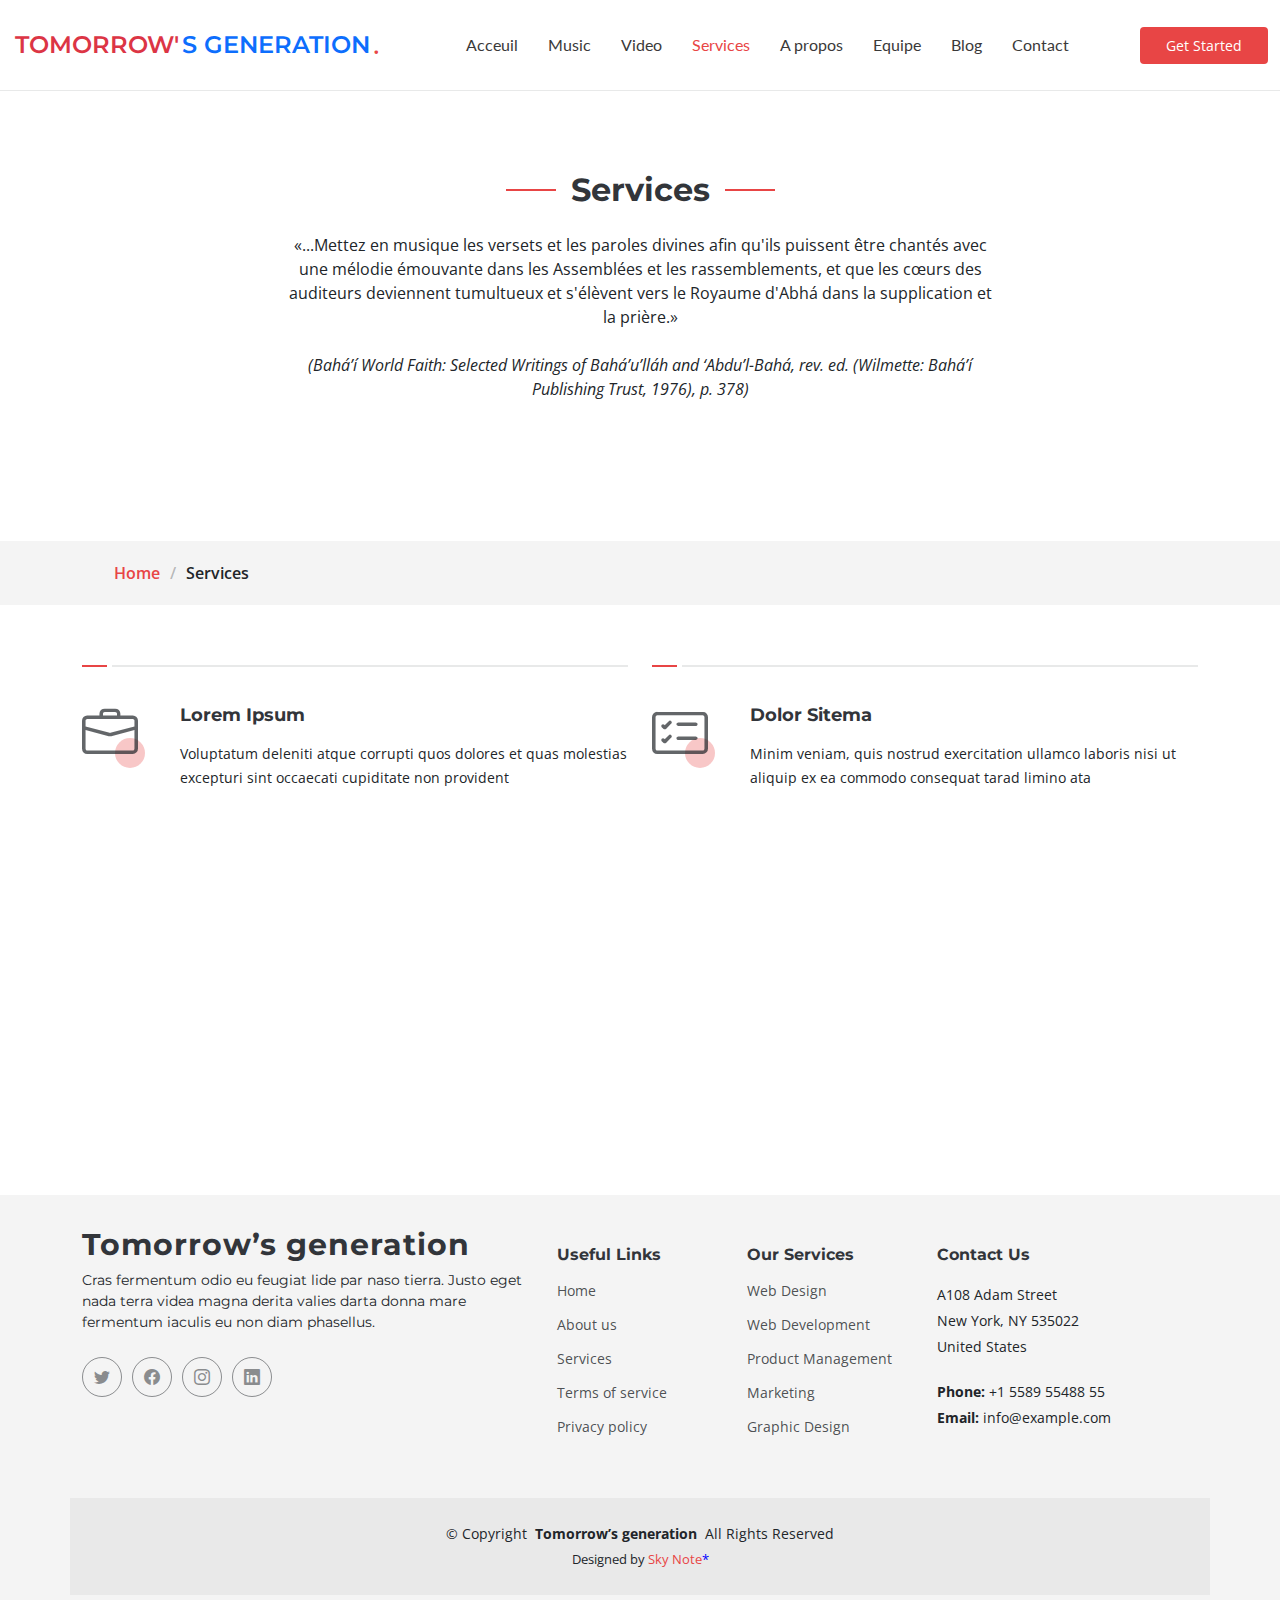
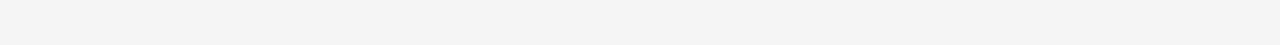
<file: Append/services.html>
<!DOCTYPE html>
<html lang="en">

<head>
  <meta charset="utf-8">
  <meta content="width=device-width, initial-scale=1.0" name="viewport">

  <title>Blog - Append Bootstrap Temlate</title>
  <meta content="" name="description">
  <meta content="" name="keywords">

  <!-- Favicons -->
  <link href="assets/img/favicon.png" rel="icon">
  <link href="assets/img/apple-touch-icon.png" rel="apple-touch-icon">

  <!-- Fonts -->
  <link href="https://fonts.googleapis.com" rel="preconnect">
  <link href="https://fonts.gstatic.com" rel="preconnect" crossorigin>
  <link href="https://fonts.googleapis.com/css2?family=Open+Sans:ital,wght@0,300;0,400;0,500;0,600;0,700;0,800;1,300;1,400;1,500;1,600;1,700;1,800&family=Montserrat:ital,wght@0,100;0,200;0,300;0,400;0,500;0,600;0,700;0,800;0,900;1,100;1,200;1,300;1,400;1,500;1,600;1,700;1,800;1,900&family=Lato:ital,wght@0,100;0,300;0,400;0,700;0,900;1,100;1,300;1,400;1,700;1,900&display=swap" rel="stylesheet">

  <!-- Vendor CSS Files -->
  <link href="assets/vendor/bootstrap/css/bootstrap.min.css" rel="stylesheet">
  <link href="assets/vendor/bootstrap-icons/bootstrap-icons.css" rel="stylesheet">
  <link href="assets/vendor/glightbox/css/glightbox.min.css" rel="stylesheet">
  <link href="assets/vendor/swiper/swiper-bundle.min.css" rel="stylesheet">
  <link href="assets/vendor/aos/aos.css" rel="stylesheet">

  <!-- Template Main CSS File -->
  <link href="assets/css/main.css" rel="stylesheet">

  <!-- =======================================================
  * Template Name: Append
  * Updated: Sep 18 2023 with Bootstrap v5.3.2
  * Template URL: https://bootstrapmade.com/append-bootstrap-website-template/
  * Author: BootstrapMade.com
  * License: https://bootstrapmade.com/license/
  ======================================================== -->
</head>

<body class="blog-page" data-bs-spy="scroll" data-bs-target="#navmenu">

  <!-- ======= Header ======= -->
  <header id="header" class="header sticky-top d-flex align-items-center">
    <div class="container-fluid d-flex align-items-center justify-content-between">

      <a href="index.html" class="logo d-flex align-items-center me-auto me-xl-0">
        <!-- Uncomment the line below if you also wish to use an image logo -->
        <!-- <img src="assets/img/logo.png" alt=""> -->
        <h1 class="text-bold"><span class="text-danger">TOMORROW'</span><span class="text-primary">S GENERATION</span> </h1>

        <span>.</span>
      </a>

      <!-- Nav Menu -->
      <nav id="navmenu" class="navmenu">
        <ul>
          <li><a href="index.html#hero">Acceuil</a></li>
          <li><a href="music.html">Music</a></li>
          <li><a href="video.html">Video</a></li>
          <li><a href="services.html" class="active">Services</a></li>
          <li><a href="about.html">A propos</a></li>
          <!-- <li><a href="index.html#portfolio">Portfolio</a></li> -->
          <li><a href="index.html#team">Equipe</a></li>
          <li><a href="blog.html">Blog</a></li>
          <!-- <li class="dropdown has-dropdown"><a href="#"><span>Dropdown</span> <i class="bi bi-chevron-down"></i></a>
            <ul class="dd-box-shadow">
              <li><a href="#">Dropdown 1</a></li>
              <li class="dropdown has-dropdown"><a href="#"><span>Deep Dropdown</span> <i class="bi bi-chevron-down"></i></a>
                <ul class="dd-box-shadow">
                  <li><a href="#">Deep Dropdown 1</a></li>
                  <li><a href="#">Deep Dropdown 2</a></li>
                  <li><a href="#">Deep Dropdown 3</a></li>
                  <li><a href="#">Deep Dropdown 4</a></li>
                  <li><a href="#">Deep Dropdown 5</a></li>
                </ul>
              </li>
              <li><a href="#">Dropdown 2</a></li>
              <li><a href="#">Dropdown 3</a></li>
              <li><a href="#">Dropdown 4</a></li>
            </ul>
          </li> -->
          <li><a href="index.html#contact">Contact</a></li>
        </ul>

        <i class="mobile-nav-toggle d-xl-none bi bi-list"></i>
      </nav><!-- End Nav Menu -->

      <a class="btn-getstarted" href="index.html#about">Get Started</a>

    </div>
  </header><!-- End Header -->

  <main id="main">

    <!-- Blog Page Title & Breadcrumbs -->
    <div data-aos="fade" class="page-title">
      <div class="heading">
        <div class="container">
          <div class="row d-flex justify-content-center text-center">
            <div class="col-lg-8">
              <div class="container section-title" data-aos="fade-up">
                <h2 class="mb-4">Services</h2>
                <p class="mb-0">
                  «...Mettez en musique les versets et les paroles divines afin qu'ils puissent être chantés avec une mélodie émouvante dans les Assemblées et les rassemblements, et que les cœurs des auditeurs deviennent tumultueux et s'élèvent vers le Royaume d'Abhá dans la supplication et la prière.»
                  <br><br>
                  <span style="font-style: italic;">(Bahá’í World Faith: Selected Writings of Bahá’u’lláh and ‘Abdu’l-Bahá, rev. ed. (Wilmette: Bahá’í Publishing Trust, 1976), p. 378)</span>
                </p>
            </div><!-- End Section Title -->
              
            </div>
          </div>
        </div>
      </div>
      <nav class="breadcrumbs">
        <div class="container">
          <ol>
            <li><a href="index.html">Home</a></li>
            <li class="current">Services</li>
          </ol>
        </div>
      </nav>
    </div><!-- End Page Title -->
    <!-- Services Section - Home Page -->
    <section id="services" class="services">

        <div class="container">
  
          <div class="row gy-4">
  
            <div class="col-lg-6 " data-aos="fade-up" data-aos-delay="100">
              <div class="service-item d-flex">
                <div class="icon flex-shrink-0"><i class="bi bi-briefcase"></i></div>
                <div>
                  <h4 class="title"><a href="services-details.html" class="stretched-link">Lorem Ipsum</a></h4>
                  <p class="description">Voluptatum deleniti atque corrupti quos dolores et quas molestias excepturi sint occaecati cupiditate non provident</p>
                </div>
              </div>
            </div>
            <!-- End Service Item -->
  
            <div class="col-lg-6 " data-aos="fade-up" data-aos-delay="200">
              <div class="service-item d-flex">
                <div class="icon flex-shrink-0"><i class="bi bi-card-checklist"></i></div>
                <div>
                  <h4 class="title"><a href="services-details.html" class="stretched-link">Dolor Sitema</a></h4>
                  <p class="description">Minim veniam, quis nostrud exercitation ullamco laboris nisi ut aliquip ex ea commodo consequat tarad limino ata</p>
                </div>
              </div>
            </div><!-- End Service Item -->
  
            <div class="col-lg-6 " data-aos="fade-up" data-aos-delay="300">
              <div class="service-item d-flex">
                <div class="icon flex-shrink-0"><i class="bi bi-bar-chart"></i></div>
                <div>
                  <h4 class="title"><a href="services-details.html" class="stretched-link">Sed ut perspiciatis</a></h4>
                  <p class="description">Duis aute irure dolor in reprehenderit in voluptate velit esse cillum dolore eu fugiat nulla pariatur</p>
                </div>
              </div>
            </div><!-- End Service Item -->
  
            <div class="col-lg-6 " data-aos="fade-up" data-aos-delay="400">
              <div class="service-item d-flex">
                <div class="icon flex-shrink-0"><i class="bi bi-binoculars"></i></div>
                <div>
                  <h4 class="title"><a href="services-details.html" class="stretched-link">Magni Dolores</a></h4>
                  <p class="description">Excepteur sint occaecat cupidatat non proident, sunt in culpa qui officia deserunt mollit anim id est laborum</p>
                </div>
              </div>
            </div><!-- End Service Item -->
  
            <div class="col-lg-6 " data-aos="fade-up" data-aos-delay="500">
              <div class="service-item d-flex">
                <div class="icon flex-shrink-0"><i class="bi bi-brightness-high"></i></div>
                <div>
                  <h4 class="title"><a href="services-details.html" class="stretched-link">Nemo Enim</a></h4>
                  <p class="description">At vero eos et accusamus et iusto odio dignissimos ducimus qui blanditiis praesentium voluptatum deleniti atque</p>
                </div>
              </div>
            </div><!-- End Service Item -->
  
            <div class="col-lg-6 " data-aos="fade-up" data-aos-delay="600">
              <div class="service-item d-flex">
                <div class="icon flex-shrink-0"><i class="bi bi-calendar4-week"></i></div>
                <div>
                  <h4 class="title"><a href="services-details.html" class="stretched-link">Eiusmod Tempor</a></h4>
                  <p class="description">Et harum quidem rerum facilis est et expedita distinctio. Nam libero tempore, cum soluta nobis est eligendi</p>
                </div>
              </div>
            </div><!-- End Service Item -->
  
          </div>
  
        </div>
  
      </section><!-- End Services Section -->

    <!-- Recent-posts Section - Home Page -->
   
  </main>

  <!-- ======= Footer ======= -->
  <footer id="footer" class="footer">

    <div class="container footer-top">
      <div class="row gy-4">
        <div class="col-lg-5 col-md-12 footer-about">
          <a href="index.html" class="logo d-flex align-items-center">
            <span>Tomorrow’s generation</span>
          </a>
          <p>Cras fermentum odio eu feugiat lide par naso tierra. Justo eget nada terra videa magna derita valies darta donna mare fermentum iaculis eu non diam phasellus.</p>
          <div class="social-links d-flex mt-4">
            <a href=""><i class="bi bi-twitter"></i></a>
            <a href=""><i class="bi bi-facebook"></i></a>
            <a href=""><i class="bi bi-instagram"></i></a>
            <a href=""><i class="bi bi-linkedin"></i></a>
          </div>
        </div>

        <div class="col-lg-2 col-6 footer-links">
          <h4>Useful Links</h4>
          <ul>
            <li><a href="#">Home</a></li>
            <li><a href="#">About us</a></li>
            <li><a href="#">Services</a></li>
            <li><a href="#">Terms of service</a></li>
            <li><a href="#">Privacy policy</a></li>
          </ul>
        </div>

        <div class="col-lg-2 col-6 footer-links">
          <h4>Our Services</h4>
          <ul>
            <li><a href="#">Web Design</a></li>
            <li><a href="#">Web Development</a></li>
            <li><a href="#">Product Management</a></li>
            <li><a href="#">Marketing</a></li>
            <li><a href="#">Graphic Design</a></li>
          </ul>
        </div>

        <div class="col-lg-3 col-md-12 footer-contact text-center text-md-start">
          <h4>Contact Us</h4>
          <p>A108 Adam Street</p>
          <p>New York, NY 535022</p>
          <p>United States</p>
          <p class="mt-4"><strong>Phone:</strong> <span>+1 5589 55488 55</span></p>
          <p><strong>Email:</strong> <span>info@example.com</span></p>
        </div>

      </div>
    </div>

    <div class="container copyright text-center mt-4">
      <p>&copy; <span>Copyright</span> <strong class="px-1">Tomorrow’s generation</strong> <span>All Rights Reserved</span></p>
      <div class="credits">
        <!-- All the links in the footer should remain intact. -->
        <!-- You can delete the links only if you've purchased the pro version. -->
        <!-- Licensing information: https://bootstrapmade.com/license/ -->
        <!-- Purchase the pro version with working PHP/AJAX contact form: [buy-url] -->
        Designed by <a href="https://bootstrapmade.com/"> Sky Note<span style="color: blue;">*</span></a>
      </div>
    </div>

  </footer><!-- End Footer -->

  <!-- Scroll Top Button -->
  <a href="#" id="scroll-top" class="scroll-top d-flex align-items-center justify-content-center"><i class="bi bi-arrow-up-short"></i></a>

  <!-- Preloader -->
  <div id="preloader">
    <div></div>
    <div></div>
    <div></div>
    <div></div>
  </div>

  <!-- Vendor JS Files -->
  <script src="assets/vendor/bootstrap/js/bootstrap.bundle.min.js"></script>
  <script src="assets/vendor/glightbox/js/glightbox.min.js"></script>
  <script src="assets/vendor/purecounter/purecounter_vanilla.js"></script>
  <script src="assets/vendor/isotope-layout/isotope.pkgd.min.js"></script>
  <script src="assets/vendor/swiper/swiper-bundle.min.js"></script>
  <script src="assets/vendor/aos/aos.js"></script>
  <script src="assets/vendor/php-email-form/validate.js"></script>

  <!-- Template Main JS File -->
  <script src="assets/js/main.js"></script>

</body>

</html>
</file>
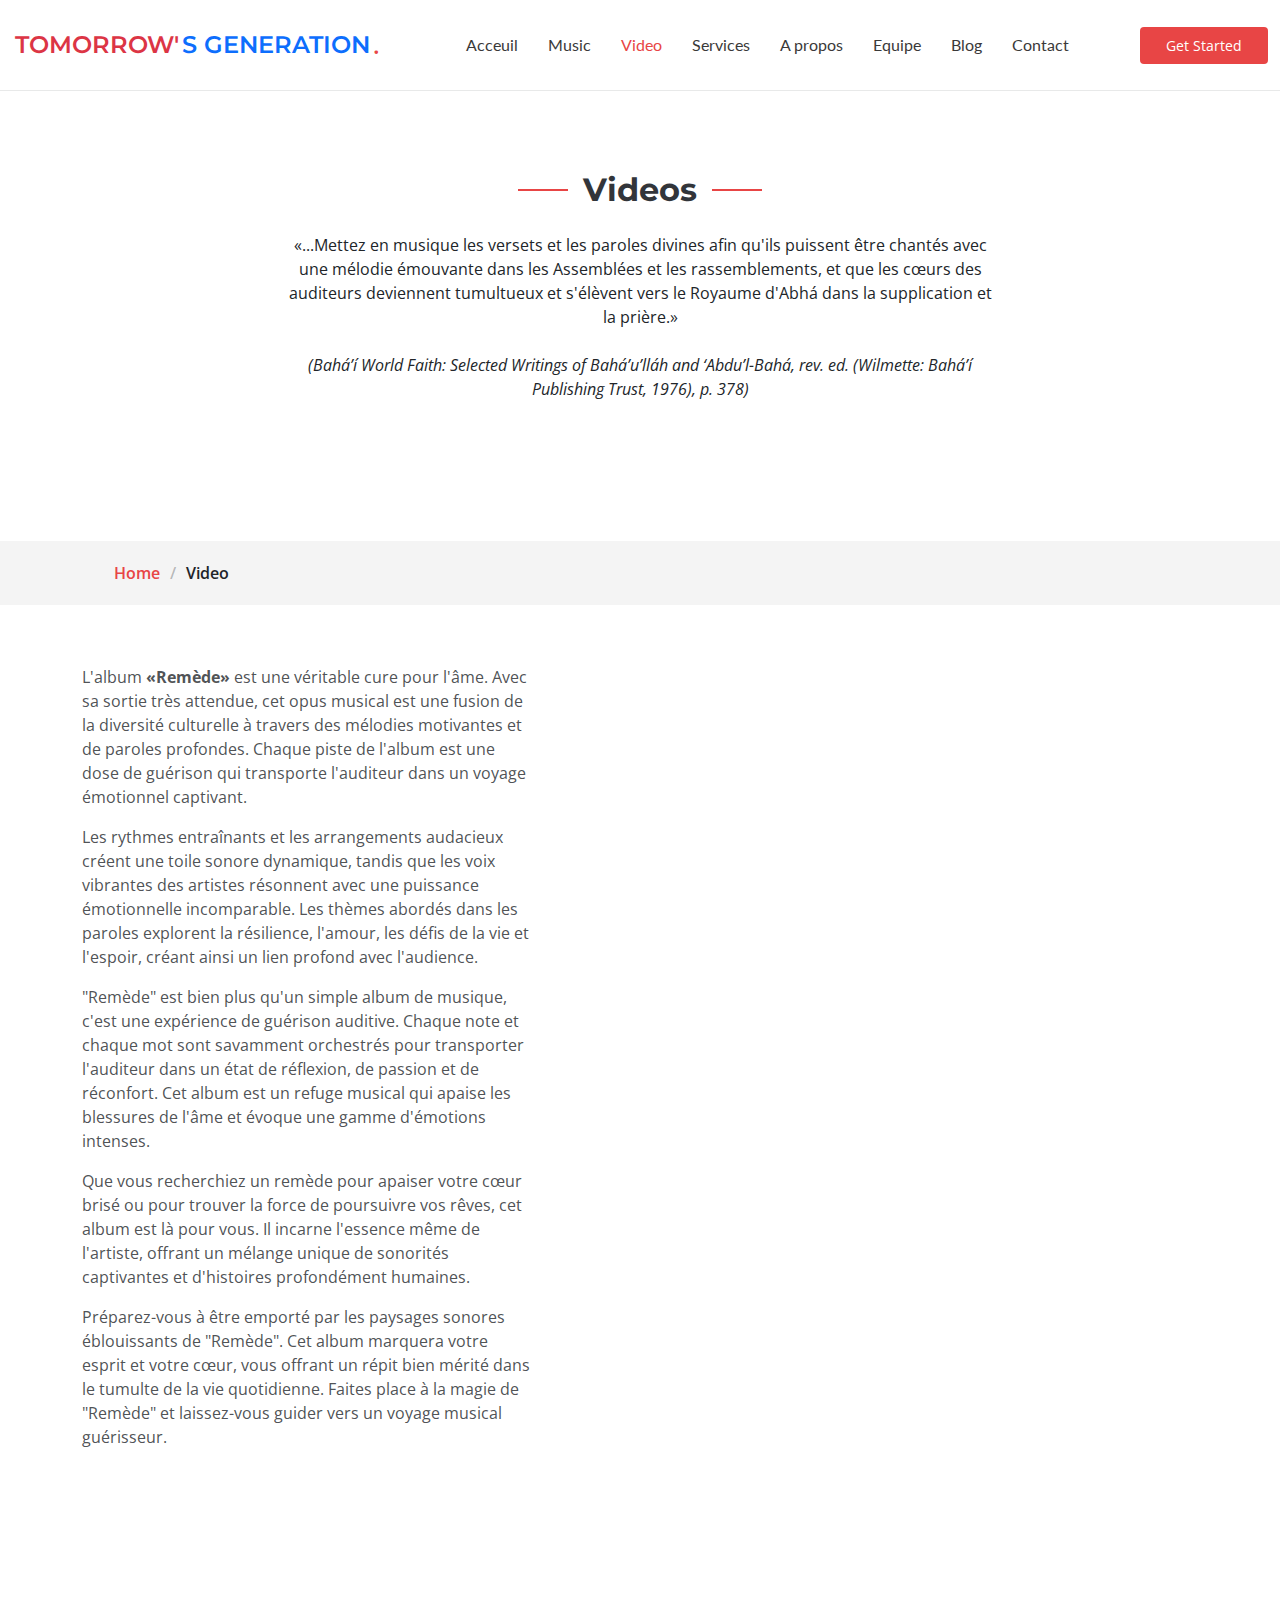
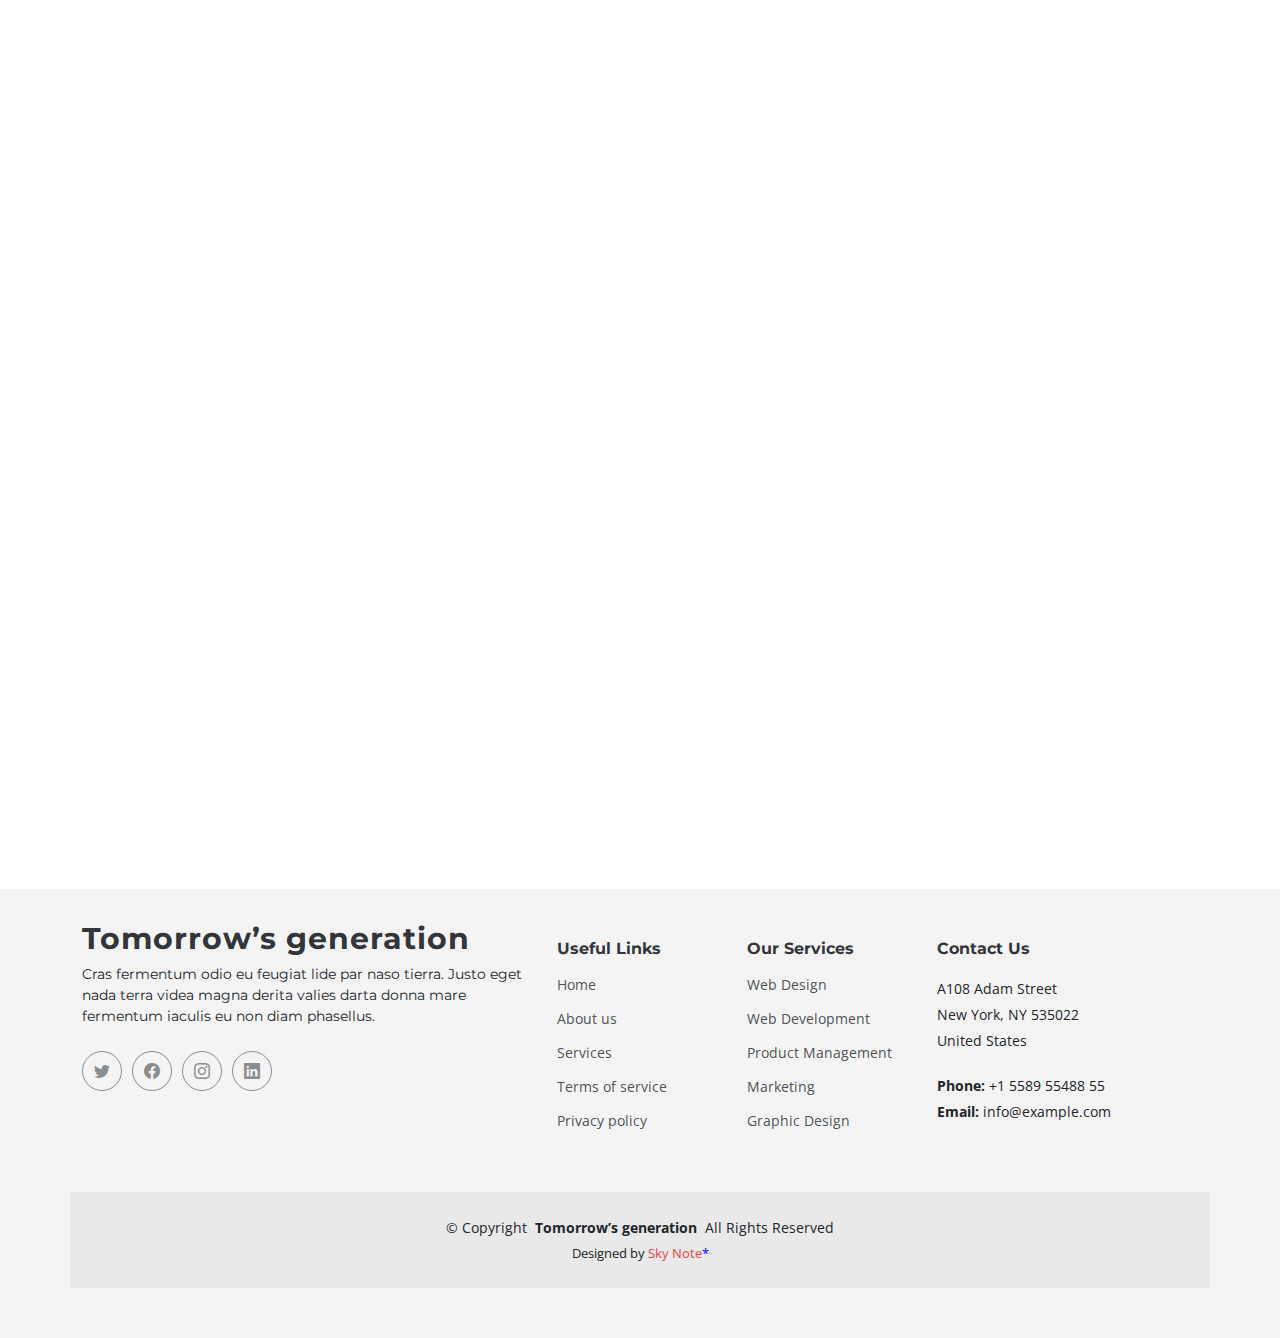
<file: Append/video.html>
<!DOCTYPE html>
<html lang="en">

<head>
  <meta charset="utf-8">
  <meta content="width=device-width, initial-scale=1.0" name="viewport">

  <title>Blog - Append Bootstrap Temlate</title>
  <meta content="" name="description">
  <meta content="" name="keywords">

  <!-- Favicons -->
  <link href="assets/img/favicon.png" rel="icon">
  <link href="assets/img/apple-touch-icon.png" rel="apple-touch-icon">

  <!-- Fonts -->
  <link href="https://fonts.googleapis.com" rel="preconnect">
  <link href="https://fonts.gstatic.com" rel="preconnect" crossorigin>
  <link href="https://fonts.googleapis.com/css2?family=Open+Sans:ital,wght@0,300;0,400;0,500;0,600;0,700;0,800;1,300;1,400;1,500;1,600;1,700;1,800&family=Montserrat:ital,wght@0,100;0,200;0,300;0,400;0,500;0,600;0,700;0,800;0,900;1,100;1,200;1,300;1,400;1,500;1,600;1,700;1,800;1,900&family=Lato:ital,wght@0,100;0,300;0,400;0,700;0,900;1,100;1,300;1,400;1,700;1,900&display=swap" rel="stylesheet">

  <!-- Vendor CSS Files -->
  <link href="assets/vendor/bootstrap/css/bootstrap.min.css" rel="stylesheet">
  <link href="assets/vendor/bootstrap-icons/bootstrap-icons.css" rel="stylesheet">
  <link href="assets/vendor/glightbox/css/glightbox.min.css" rel="stylesheet">
  <link href="assets/vendor/swiper/swiper-bundle.min.css" rel="stylesheet">
  <link href="assets/vendor/aos/aos.css" rel="stylesheet">

  <!-- Template Main CSS File -->
  <link href="assets/css/main.css" rel="stylesheet">

  <!-- =======================================================
  * Template Name: Append
  * Updated: Sep 18 2023 with Bootstrap v5.3.2
  * Template URL: https://bootstrapmade.com/append-bootstrap-website-template/
  * Author: BootstrapMade.com
  * License: https://bootstrapmade.com/license/
  ======================================================== -->
</head>

<body class="blog-page" data-bs-spy="scroll" data-bs-target="#navmenu">

  <!-- ======= Header ======= -->
  <header id="header" class="header sticky-top d-flex align-items-center">
    <div class="container-fluid d-flex align-items-center justify-content-between">

      <a href="index.html" class="logo d-flex align-items-center me-auto me-xl-0">
        <!-- Uncomment the line below if you also wish to use an image logo -->
        <!-- <img src="assets/img/logo.png" alt=""> -->
        <h1 class="text-bold"><span class="text-danger">TOMORROW'</span><span class="text-primary">S GENERATION</span> </h1>

        <span>.</span>
      </a>

      <!-- Nav Menu -->
      <nav id="navmenu" class="navmenu">
        <ul>
          <li><a href="index.html#hero">Acceuil</a></li>
          <li><a href="music.html">Music</a></li>
          <li><a href="video.html" class="active">Video</a></li>
          <li><a href="services.html">Services</a></li>
          <li><a href="about.html">A propos</a></li>
          <!-- <li><a href="index.html#portfolio">Portfolio</a></li> -->
          <li><a href="index.html#team">Equipe</a></li>
          <li><a href="blog.html">Blog</a></li>
          <!-- <li class="dropdown has-dropdown"><a href="#"><span>Dropdown</span> <i class="bi bi-chevron-down"></i></a>
            <ul class="dd-box-shadow">
              <li><a href="#">Dropdown 1</a></li>
              <li class="dropdown has-dropdown"><a href="#"><span>Deep Dropdown</span> <i class="bi bi-chevron-down"></i></a>
                <ul class="dd-box-shadow">
                  <li><a href="#">Deep Dropdown 1</a></li>
                  <li><a href="#">Deep Dropdown 2</a></li>
                  <li><a href="#">Deep Dropdown 3</a></li>
                  <li><a href="#">Deep Dropdown 4</a></li>
                  <li><a href="#">Deep Dropdown 5</a></li>
                </ul>
              </li>
              <li><a href="#">Dropdown 2</a></li>
              <li><a href="#">Dropdown 3</a></li>
              <li><a href="#">Dropdown 4</a></li>
            </ul>
          </li> -->
          <li><a href="index.html#contact">Contact</a></li>
        </ul>

        <i class="mobile-nav-toggle d-xl-none bi bi-list"></i>
      </nav><!-- End Nav Menu -->

      <a class="btn-getstarted" href="index.html#about">Get Started</a>

    </div>
  </header><!-- End Header -->

  <main id="main">

    <!-- Blog Page Title & Breadcrumbs -->
    <div data-aos="fade" class="page-title">
      <div class="heading">
        <div class="container">
          <div class="row d-flex justify-content-center text-center">
            <div class="col-lg-8">
              <div class="container section-title" data-aos="fade-up">
                <h2 class="mb-4">Videos</h2>
                <p class="mb-0">
                  «...Mettez en musique les versets et les paroles divines afin qu'ils puissent être chantés avec une mélodie émouvante dans les Assemblées et les rassemblements, et que les cœurs des auditeurs deviennent tumultueux et s'élèvent vers le Royaume d'Abhá dans la supplication et la prière.»
                  <br><br>
                  <span style="font-style: italic;">(Bahá’í World Faith: Selected Writings of Bahá’u’lláh and ‘Abdu’l-Bahá, rev. ed. (Wilmette: Bahá’í Publishing Trust, 1976), p. 378)</span>
                </p>
            </div><!-- End Section Title -->
              
            </div>
          </div>
        </div>
      </div>
      <nav class="breadcrumbs">
        <div class="container">
          <ol>
            <li><a href="index.html">Home</a></li>
            <li class="current">Video</li>
          </ol>
        </div>
      </nav>
    </div><!-- End Page Title -->

    <!-- <section id="hero" class="hero">


       <div class="container">
        
        <div class="row">
          <div class="col-lg-10">
            <h2 data-aos="fade-up" data-aos-delay="100">Bienvenue dans notre site web</h2>
            <p data-aos="fade-up" data-aos-delay="200">Nous sommes les partisans de demain, faisons de notre mieux pour le bien être de l'Humanité</p>
          </div>
          <div class="col-lg-5">
            <form action="#" class="sign-up-form d-flex" data-aos="fade-up" data-aos-delay="300">
              <input type="text" class="form-control" placeholder="Contactez-nous">
              <input type="submit" class="btn btn-primary" value="Send">
            </form>
          </div>
        </div>
      </div> 

    </section>End Hero Section -->

    <!-- Clients Section - Home Page -->
   
    <!-- Stats Section - Home Page -->
    <!-- <section id="stats" class="stats">

      <img src="assets/img/stats-bg.jpg" alt="" data-aos="fade-in">

      <div class="container position-relative" data-aos="fade-up" data-aos-delay="100">

        <div class="row gy-4">

          <div class="col-lg-3 col-md-6">
            <div class="stats-item text-center w-100 h-100">
              <span data-purecounter-start="0" data-purecounter-end="232" data-purecounter-duration="1" class="purecounter"></span>
              <p>Clients</p>
            </div>
          </div>

          <div class="col-lg-3 col-md-6">
            <div class="stats-item text-center w-100 h-100">
              <span data-purecounter-start="0" data-purecounter-end="521" data-purecounter-duration="1" class="purecounter"></span>
              <p>Projects</p>
            </div>
          </div>

          <div class="col-lg-3 col-md-6">
            <div class="stats-item text-center w-100 h-100">
              <span data-purecounter-start="0" data-purecounter-end="1453" data-purecounter-duration="1" class="purecounter"></span>
              <p>Hours Of Support</p>
            </div>
          </div>

          <div class="col-lg-3 col-md-6">
            <div class="stats-item text-center w-100 h-100">
              <span data-purecounter-start="0" data-purecounter-end="32" data-purecounter-duration="1" class="purecounter"></span>
              <p>Workers</p>
            </div>
          </div>

        </div>

      </div>

    </section>
     -->
    <!-- End Stats Section -->
    <section id="video" class="features"> 

        <div class="container">

            <div class="row gy-4 align-items-center features-item">
                <div class="col-lg-5 order-2 order-lg-1" data-aos="fade-up" data-aos-delay="200">

                   <p> L'album <span style="font-weight: bold;">«Remède»</span> est une véritable cure pour l'âme. Avec sa sortie
                    très attendue, cet opus musical est une fusion de la diversité culturelle à travers des mélodies motivantes et de paroles
                    profondes. Chaque piste de l'album est une dose de guérison qui transporte l'auditeur dans un voyage
                    émotionnel captivant.</p>

                   <p> Les rythmes entraînants et les arrangements audacieux créent une toile sonore dynamique, tandis que
                    les voix vibrantes des artistes résonnent avec une puissance émotionnelle incomparable. Les thèmes
                    abordés dans les paroles explorent la résilience, l'amour, les défis de la vie et l'espoir, créant
                    ainsi un lien profond avec l'audience.</p>

                   <p> "Remède" est bien plus qu'un simple album de musique, c'est une expérience de guérison auditive.
                    Chaque note et chaque mot sont savamment orchestrés pour transporter l'auditeur dans un état de
                    réflexion, de passion et de réconfort. Cet album est un refuge musical qui apaise les blessures de
                    l'âme et évoque une gamme d'émotions intenses.</p>

                    <p>Que vous recherchiez un remède pour apaiser votre cœur brisé ou pour trouver la force de poursuivre
                    vos rêves, cet album est là pour vous. Il incarne l'essence même de l'artiste, offrant un mélange
                    unique de sonorités captivantes et d'histoires profondément humaines.</p>

                   <p> Préparez-vous à être emporté par les paysages sonores éblouissants de "Remède". Cet album marquera
                    votre esprit et votre cœur, vous offrant un répit bien mérité dans le tumulte de la vie quotidienne.
                    Faites place à la magie de "Remède" et laissez-vous guider vers un voyage musical guérisseur.</p>
                </div>
                <div class="col-lg-7 order-1 order-lg-2 d-flex align-items-center" data-aos="zoom-out"
                    data-aos-delay="100">
                    <div class="image-stack">
                        <img src="assets/img/features-light-1.jpg" alt="" class="stack-front">
                        <!-- <video controls class="stack-front" style="height: 600px; width: 500px;">
              <source src="assets/video/video.mp4" type="video/mp4">
            
            </video> -->
                        <img src="assets/img/features-light-2.jpg" alt="" class="stack-back">
                    </div>
                </div>
            </div><!-- Features Item -->

            <div class="row gy-4 align-items-stretch justify-content-between features-item ">
                <div class="col-lg-6 d-flex align-items-center features-img-bg" data-aos="zoom-out">
                    <!-- <img src="assets/img/features-light-3.jpg" class="img-fluid" alt=""> -->
                    <video controls class="stack-front" style="height: 600px; width: 500px;">
                        <source src="assets/video/video.mp4" type="video/mp4">
                </div>
                <div class="col-lg-5 d-flex justify-content-center flex-column" data-aos="fade-up">
                    <h3>Le <span style="font-weight: bold;">«remède»</span>  à notre portée</h3>
                    <p style="text-align: justify;">
                        La vidéo de lancement du prochain album musical est une véritable explosion de créativité et
                        d'émotions. Le clip débute par une séquence captivante, mettant en scène l'artiste principal
                        dans un environnement mystérieux et atmosphérique. Les images cinématographiques captent
                        l'essence de l'album à venir, donnant un aperçu de l'univers musical unique qui sera exploré.
                    </p>
                    <p style="text-align: justify;">
                        La vidéo est soigneusement réalisée avec une attention artistique, mélangeant des paysages
                        somptueux, des performances dynamiques et des éléments visuels saisissants. Les transitions
                        fluides entre les différentes scènes ajoutent une touche de sophistication et de suspense.
                    </p>
                    <p style="text-align: justify;"> La bande-son de la vidéo est tout aussi captivante, mettant en
                        valeur les choix artistiques audacieux et l'esprit novateur de l'artiste. Les harmonies
                        envoûtantes, les rythmes entraînants et les paroles profondes se combinent pour créer une
                        expérience auditive immersive.
                    </p>
                    <p style="text-align: justify;">
                        L'objectif de cette vidéo est de susciter l'excitation et l'anticipation chez les fans, de les
                        plonger dans l'univers musical de l'album à venir. Les visuels et les sons s'harmonisent
                        parfaitement pour créer une expérience visuelle et auditive complète, reflétant la créativité et
                        l'essence artistique de l'artiste.
                    </p>
                    <p style="text-align: justify;">
                        Cette vidéo de lancement du prochain album musical est une véritable œuvre d'art visuelle,
                        capturant l'essence et l'énergie de l'album à venir. Elle promet aux fans une expérience
                        auditive unique et inoubliable. Préparez-vous à être ébloui par cet aperçu époustouflant de
                        l'univers musical à venir."
                    </p>
                    <!-- <h3>Sunt consequatur ad ut est nulla</h3>
          <p>Cupiditate placeat cupiditate placeat est ipsam culpa. Delectus quia minima quod. Sunt saepe odit aut quia voluptatem hic voluptas dolor doloremque.</p>
          <ul>
            <li><i class="bi bi-check"></i> <span>Ullamco laboris nisi ut aliquip ex ea commodo consequat.</span></li>
            <li><i class="bi bi-check"></i><span> Duis aute irure dolor in reprehenderit in voluptate velit.</span></li>
            <li><i class="bi bi-check"></i> <span>Facilis ut et voluptatem aperiam. Autem soluta ad fugiat</span>.</li>
          </ul>
          <a href="#" class="btn btn-get-started align-self-start">Get Started</a> -->
                </div>
            </div><!-- Features Item -->

        </div>

    </section><!-- End Features Section -->

    <!-- Recent-posts Section - Home Page -->
   
  </main>

  <!-- ======= Footer ======= -->
  <footer id="footer" class="footer">

    <div class="container footer-top">
      <div class="row gy-4">
        <div class="col-lg-5 col-md-12 footer-about">
          <a href="index.html" class="logo d-flex align-items-center">
            <span>Tomorrow’s generation</span>
          </a>
          <p>Cras fermentum odio eu feugiat lide par naso tierra. Justo eget nada terra videa magna derita valies darta donna mare fermentum iaculis eu non diam phasellus.</p>
          <div class="social-links d-flex mt-4">
            <a href=""><i class="bi bi-twitter"></i></a>
            <a href=""><i class="bi bi-facebook"></i></a>
            <a href=""><i class="bi bi-instagram"></i></a>
            <a href=""><i class="bi bi-linkedin"></i></a>
          </div>
        </div>

        <div class="col-lg-2 col-6 footer-links">
          <h4>Useful Links</h4>
          <ul>
            <li><a href="#">Home</a></li>
            <li><a href="#">About us</a></li>
            <li><a href="#">Services</a></li>
            <li><a href="#">Terms of service</a></li>
            <li><a href="#">Privacy policy</a></li>
          </ul>
        </div>

        <div class="col-lg-2 col-6 footer-links">
          <h4>Our Services</h4>
          <ul>
            <li><a href="#">Web Design</a></li>
            <li><a href="#">Web Development</a></li>
            <li><a href="#">Product Management</a></li>
            <li><a href="#">Marketing</a></li>
            <li><a href="#">Graphic Design</a></li>
          </ul>
        </div>

        <div class="col-lg-3 col-md-12 footer-contact text-center text-md-start">
          <h4>Contact Us</h4>
          <p>A108 Adam Street</p>
          <p>New York, NY 535022</p>
          <p>United States</p>
          <p class="mt-4"><strong>Phone:</strong> <span>+1 5589 55488 55</span></p>
          <p><strong>Email:</strong> <span>info@example.com</span></p>
        </div>

      </div>
    </div>

    <div class="container copyright text-center mt-4">
      <p>&copy; <span>Copyright</span> <strong class="px-1">Tomorrow’s generation</strong> <span>All Rights Reserved</span></p>
      <div class="credits">
        <!-- All the links in the footer should remain intact. -->
        <!-- You can delete the links only if you've purchased the pro version. -->
        <!-- Licensing information: https://bootstrapmade.com/license/ -->
        <!-- Purchase the pro version with working PHP/AJAX contact form: [buy-url] -->
        Designed by <a href="https://bootstrapmade.com/"> Sky Note<span style="color: blue;">*</span></a>
      </div>
    </div>

  </footer><!-- End Footer -->

  <!-- Scroll Top Button -->
  <a href="#" id="scroll-top" class="scroll-top d-flex align-items-center justify-content-center"><i class="bi bi-arrow-up-short"></i></a>

  <!-- Preloader -->
  <div id="preloader">
    <div></div>
    <div></div>
    <div></div>
    <div></div>
  </div>

  <!-- Vendor JS Files -->
  <script src="assets/vendor/bootstrap/js/bootstrap.bundle.min.js"></script>
  <script src="assets/vendor/glightbox/js/glightbox.min.js"></script>
  <script src="assets/vendor/purecounter/purecounter_vanilla.js"></script>
  <script src="assets/vendor/isotope-layout/isotope.pkgd.min.js"></script>
  <script src="assets/vendor/swiper/swiper-bundle.min.js"></script>
  <script src="assets/vendor/aos/aos.js"></script>
  <script src="assets/vendor/php-email-form/validate.js"></script>

  <!-- Template Main JS File -->
  <script src="assets/js/main.js"></script>

</body>

</html>
</file>
<file: Append/assets/css/main.css>
/**
* Template Name: Append
* Updated: Sep 18 2023 with Bootstrap v5.3.2
* Template URL: https://bootstrapmade.com/append-bootstrap-website-template/
* Author: BootstrapMade.com
* License: https://bootstrapmade.com/license/
*/

/*--------------------------------------------------------------
# Font & Color Variables
# Help: https://bootstrapmade.com/color-system/
--------------------------------------------------------------*/
/* Fonts */
:root {
  --default-font: "Open Sans", system-ui, -apple-system, "Segoe UI", Roboto, "Helvetica Neue", Arial, "Noto Sans", "Liberation Sans", sans-serif, "Apple Color Emoji", "Segoe UI Emoji", "Segoe UI Symbol", "Noto Color Emoji";
  --heading-font: "Montserrat", sans-serif;
  --nav-font: "Lato", sans-serif;
}

/* Global Colors */
:root {
  --background-color: #ffffff;
  --background-color-rgb: 255, 255, 255;
  --default-color: #212529;
  --default-color-rgb: 33, 37, 41;
  --primary-color: #e84545;
  --primary-color-rgb: 232, 69, 69;
  --secondary-color: #32353a;
  --secondary-color-rgb: 50, 53, 58;
  --contrast-color: #ffffff;
  --contrast-color-rgb: 255, 255, 255;
}

/* Nav Menu Colors */
:root {
  --nav-color: #3a3939;
  --nav-hover-color: #e84545;
  --nav-dropdown-color: #3a3939;
  --nav-dropdown-hover-color: #e84545;
  --nav-dropdown-background-color: #ffffff;
  --nav-mobile-background-color: #ffffff;
}

/* Smooth scroll */
:root {
  scroll-behavior: smooth;
}

/*--------------------------------------------------------------
# General
--------------------------------------------------------------*/
body {
  color: var(--default-color);
  background-color: var(--background-color);
  font-family: var(--default-font);
}

a {
  color: var(--primary-color);
  text-decoration: none;
  transition: 0.3s;
}

a:hover {
  color: rgba(var(--primary-color-rgb), 0.7);
  text-decoration: none;
}

h1,
h2,
h3,
h4,
h5,
h6 {
  color: var(--secondary-color);
  font-family: var(--heading-font);
}

section {
  color: var(--default-color);
  background-color: var(--background-color);
  padding: 60px 0;
  overflow: clip;
}

/*--------------------------------------------------------------
# Section Title
--------------------------------------------------------------*/
.section-title {
  text-align: center;
  padding-bottom: 60px;
}

.section-title h2 {
  font-size: 32px;
  font-weight: 700;
  position: relative;
}

.section-title h2:before,
.section-title h2:after {
  content: "";
  width: 50px;
  height: 2px;
  background: var(--primary-color);
  display: inline-block;
}

.section-title h2:before {
  margin: 0 15px 10px 0;
}

.section-title h2:after {
  margin: 0 0 10px 15px;
}

.section-title p {
  margin-bottom: 0;
}

/*--------------------------------------------------------------
# Page Title & Breadcrumbs
--------------------------------------------------------------*/
.page-title {
  color: var(--default-color);
  background-color: var(--background-color);
}

.page-title .heading {
  padding: 80px 0;
  border-top: 1px solid rgba(var(--default-color-rgb), 0.1);
}

.page-title .heading h1 {
  font-size: 38px;
  font-weight: 700;
  color: var(--secondary-color);
}

.page-title nav {
  background-color: rgba(var(--default-color-rgb), 0.05);
  padding: 20px 0;
}

.page-title nav ol {
  display: flex;
  flex-wrap: wrap;
  list-style: none;
  margin: 0;
  font-size: 16px;
  font-weight: 600;
}

.page-title nav ol li+li {
  padding-left: 10px;
}

.page-title nav ol li+li::before {
  content: "/";
  display: inline-block;
  padding-right: 10px;
  color: rgba(var(--default-color-rgb), 0.3);
}

/*--------------------------------------------------------------
# Global Header
--------------------------------------------------------------*/
.header {
  --background-color: #ffffff;
  color: var(--default-color);
  background-color: var(--background-color);
  padding: 15px 0;
  transition: all 0.5s;
  z-index: 997;
}

.header .logo img {
  max-height: 40px;
  margin-right: 6px;
}

.header .logo h1 {
  font-size: 24px;
  margin: 0;
  font-weight: 600;
  color: var(--secondary-color);
}

.header .logo span {
  color: var(--primary-color);
  font-size: 24px;
  font-weight: 600;
  padding-left: 3px;
}

.header .btn-getstarted,
.header .btn-getstarted:focus {
  color: var(--contrast-color);
  background: var(--primary-color);
  font-size: 14px;
  padding: 8px 26px;
  margin: 0;
  border-radius: 4px;
  transition: 0.3s;
}

.header .btn-getstarted:hover,
.header .btn-getstarted:focus:hover {
  color: var(--contrast-color);
  background: rgba(var(--primary-color-rgb), 0.85);
}

@media (max-width: 1200px) {
  .header .logo {
    order: 1;
  }

  .header .btn-getstarted {
    order: 2;
    margin: 0 15px 0 0;
    padding: 6px 20px;
  }

  .header .navmenu {
    order: 3;
  }
}

/* Global Header on page scroll
------------------------------*/
.scrolled .header {
  --background-color: #ffffff;
  --secondary-color: #444444;
  --nav-color: #444444;
  --nav-hover-color: #e84545;
  box-shadow: 0 0 30px 10px rgba(0, 0, 0, 0.1);
}

/* Global Scroll Margin Top
------------------------------*/
section {
  scroll-margin-top: 90px;
}

@media (max-width: 1199px) {
  section {
    scroll-margin-top: 66px;
  }
}

/* Home Page Custom Header
------------------------------*/
.index-page .header {
  --background-color: rgba(255, 255, 255, 0);
  --secondary-color: #ffffff;
  --nav-color: rgba(255, 255, 255, 0.515);
  --nav-hover-color: #ffffff;
}

/* Home Page Custom Header on page scroll
------------------------------*/
.index-page.scrolled .header {
  --background-color: #ffffff;
  --secondary-color: #444444;
  --nav-color: #444444;
  --nav-hover-color: #d83535;
}

/*--------------------------------------------------------------
# Navigation Menu
--------------------------------------------------------------*/
/* Desktop Navigation */
@media (min-width: 1200px) {
  .navmenu {
    padding: 0;
  }

  .navmenu ul {
    margin: 0;
    padding: 0;
    display: flex;
    list-style: none;
    align-items: center;
  }

  .navmenu li {
    position: relative;
  }

  .navmenu a,
  .navmenu a:focus {
    color: var(--nav-color);
    padding: 18px 15px;
    font-size: 16px;
    font-family: var(--nav-font);
    font-weight: 400;
    display: flex;
    align-items: center;
    justify-content: space-between;
    white-space: nowrap;
    transition: 0.3s;
  }

  .navmenu a i,
  .navmenu a:focus i {
    font-size: 12px;
    line-height: 0;
    margin-left: 5px;
    transition: 0.3s;
  }

  .navmenu li:last-child a {
    padding-right: 0;
  }

  .navmenu li:hover>a,
  .navmenu .active,
  .navmenu .active:focus {
    color: var(--nav-hover-color);
  }

  .navmenu .dropdown ul {
    margin: 0;
    padding: 10px 0;
    background: var(--nav-dropdown-background-color);
    display: block;
    position: absolute;
    visibility: hidden;
    left: 14px;
    top: 130%;
    opacity: 0;
    transition: 0.3s;
    border-radius: 4px;
    z-index: 99;
  }

  .navmenu .dropdown ul li {
    min-width: 200px;
  }

  .navmenu .dropdown ul a {
    padding: 10px 20px;
    font-size: 15px;
    text-transform: none;
    color: var(--nav-dropdown-color);
  }

  .navmenu .dropdown ul a i {
    font-size: 12px;
  }

  .navmenu .dropdown ul a:hover,
  .navmenu .dropdown ul .active:hover,
  .navmenu .dropdown ul li:hover>a {
    color: var(--nav-dropdown-hover-color);
  }

  .navmenu .dropdown:hover>ul {
    opacity: 1;
    top: 100%;
    visibility: visible;
  }

  .navmenu .dropdown .dropdown ul {
    top: 0;
    left: -90%;
    visibility: hidden;
  }

  .navmenu .dropdown .dropdown:hover>ul {
    opacity: 1;
    top: 0;
    left: -100%;
    visibility: visible;
  }

  .navmenu .megamenu {
    position: static;
  }

  .navmenu .megamenu ul {
    margin: 0;
    padding: 10px;
    background: var(--nav-dropdown-background-color);
    box-shadow: 0px 0px 20px rgba(var(--default-color-rgb), 0.1);
    display: block;
    position: absolute;
    top: 130%;
    left: 0;
    right: 0;
    visibility: hidden;
    opacity: 0;
    display: flex;
    transition: 0.3s;
    border-radius: 4px;
    z-index: 99;
  }

  .navmenu .megamenu ul li {
    flex: 1;
  }

  .navmenu .megamenu ul li a,
  .navmenu .megamenu ul li:hover>a {
    padding: 10px 20px;
    font-size: 15px;
    color: var(--nav-dropdown-color);
  }

  .navmenu .megamenu ul li a:hover,
  .navmenu .megamenu ul li .active,
  .navmenu .megamenu ul li .active:hover {
    color: var(--nav-dropdown-hover-color);
  }

  .navmenu .megamenu:hover>ul {
    opacity: 1;
    top: 100%;
    visibility: visible;
  }

  .navmenu .dd-box-shadow {
    box-shadow: 0px 0px 30px rgba(var(--default-color-rgb), 0.15);
  }
}

/* Mobile Navigation */
@media (max-width: 1199px) {
  .mobile-nav-toggle {
    color: var(--nav-color);
    font-size: 28px;
    line-height: 0;
    margin-right: 10px;
    cursor: pointer;
    transition: color 0.3s;
  }

  .navmenu {
    padding: 0;
    z-index: 9997;
  }

  .navmenu ul {
    display: none;
    position: absolute;
    inset: 60px 20px 20px 20px;
    padding: 10px 0;
    margin: 0;
    border-radius: 6px;
    background-color: var(--nav-mobile-background-color);
    overflow-y: auto;
    transition: 0.3s;
    z-index: 9998;
    box-shadow: 0px 0px 30px rgba(var(--default-color-rgb), 0.1);
  }

  .navmenu a,
  .navmenu a:focus {
    color: var(--nav-dropdown-color);
    padding: 10px 20px;
    font-family: var(--nav-font);
    font-size: 17px;
    font-weight: 500;
    display: flex;
    align-items: center;
    justify-content: space-between;
    white-space: nowrap;
    transition: 0.3s;
  }

  .navmenu a i,
  .navmenu a:focus i {
    font-size: 12px;
    line-height: 0;
    margin-left: 5px;
    width: 30px;
    height: 30px;
    display: flex;
    align-items: center;
    justify-content: center;
    border-radius: 50%;
    transition: 0.3s;
    background-color: rgba(var(--primary-color-rgb), 0.1);
  }

  .navmenu a i:hover,
  .navmenu a:focus i:hover {
    background-color: var(--primary-color);
    color: var(--contrast-color);
  }

  .navmenu a:hover,
  .navmenu .active,
  .navmenu .active:focus {
    color: var(--nav-dropdown-hover-color);
  }

  .navmenu .active i,
  .navmenu .active:focus i {
    background-color: var(--primary-color);
    color: var(--contrast-color);
    transform: rotate(180deg);
  }

  .navmenu .dropdown ul,
  .navmenu .megamenu ul {
    position: static;
    display: none;
    z-index: 99;
    padding: 10px 0;
    margin: 10px 20px;
    background-color: var(--nav-dropdown-background-color);
    transition: all 0.5s ease-in-out;
  }

  .navmenu .dropdown ul ul,
  .navmenu .megamenu ul ul {
    background-color: rgba(33, 37, 41, 0.1);
  }

  .navmenu .dropdown>.dropdown-active,
  .navmenu .megamenu>.dropdown-active {
    display: block;
    background-color: rgba(33, 37, 41, 0.03);
  }

  .mobile-nav-active {
    overflow: hidden;
  }

  .mobile-nav-active .mobile-nav-toggle {
    color: #fff;
    position: absolute;
    font-size: 32px;
    top: 15px;
    right: 15px;
    margin-right: 0;
    z-index: 9999;
  }

  .mobile-nav-active .navmenu {
    position: fixed;
    overflow: hidden;
    inset: 0;
    background: rgba(33, 37, 41, 0.8);
    transition: 0.3s;
  }

  .mobile-nav-active .navmenu>ul {
    display: block;
  }
}

/*--------------------------------------------------------------
# Scroll Top Button
--------------------------------------------------------------*/
.scroll-top {
  position: fixed;
  visibility: hidden;
  opacity: 0;
  right: 15px;
  bottom: 15px;
  z-index: 99999;
  background-color: var(--primary-color);
  width: 40px;
  height: 40px;
  border-radius: 4px;
  transition: all 0.4s;
}

.scroll-top i {
  font-size: 24px;
  color: #ffffff;
  line-height: 0;
}

.scroll-top:hover {
  background-color: rgba(var(--primary-color-rgb), 0.8);
  color: #ffffff;
}

.scroll-top.active {
  visibility: visible;
  opacity: 1;
}

/*--------------------------------------------------------------
# Preloader
--------------------------------------------------------------*/
#preloader {
  position: fixed;
  inset: 0;
  z-index: 9999;
  overflow: hidden;
  background-color: var(--background-color);
  transition: all 0.6s ease-out;
  width: 100%;
  height: 100vh;
  display: flex;
  align-items: center;
  justify-items: center;
  margin-left: -30px;
}

#preloader div {
  width: 13px;
  height: 13px;
  background-color: var(--primary-color);
  border-radius: 50%;
  animation-timing-function: cubic-bezier(0, 1, 1, 0);
  position: absolute;
  left: 50%;
}

#preloader div:nth-child(1) {
  left: calc(50% + 8px);
  animation: animate-preloader-1 0.6s infinite;
}

#preloader div:nth-child(2) {
  left: calc(50% + 8px);
  animation: animate-preloader-2 0.6s infinite;
}

#preloader div:nth-child(3) {
  left: calc(50% + 32px);
  animation: animate-preloader-2 0.6s infinite;
}

#preloader div:nth-child(4) {
  left: calc(50% + 56px);
  animation: animate-preloader-3 0.6s infinite;
}

@keyframes animate-preloader-1 {
  0% {
    transform: scale(0);
  }

  100% {
    transform: scale(1);
  }
}

@keyframes animate-preloader-3 {
  0% {
    transform: scale(1);
  }

  100% {
    transform: scale(0);
  }
}

@keyframes animate-preloader-2 {
  0% {
    transform: translate(0, 0);
  }

  100% {
    transform: translate(24px, 0);
  }
}

/*--------------------------------------------------------------
# Disable aos animation delay on mobile devices
--------------------------------------------------------------*/
@media screen and (max-width: 768px) {
  [data-aos-delay] {
    transition-delay: 0 !important;
  }
}

/*--------------------------------------------------------------
# Footer
--------------------------------------------------------------*/
.footer {
  --background-color: #f4f4f4;
  color: var(--default-color);
  background-color: var(--background-color);
  font-size: 14px;
  padding-bottom: 50px;
}

.footer .footer-top {
  padding-top: 50px;
}

.footer .footer-about .logo {
  line-height: 0;
  margin-bottom: 25px;
}

.footer .footer-about .logo img {
  max-height: 40px;
  margin-right: 6px;
}

.footer .footer-about .logo span {
  color: var(--secondary-color);
  font-size: 30px;
  font-weight: 700;
  letter-spacing: 1px;
  font-family: var(--heading-font);
}

.footer .footer-about p {
  font-size: 14px;
  font-family: var(--heading-font);
}

.footer .social-links a {
  display: flex;
  align-items: center;
  justify-content: center;
  width: 40px;
  height: 40px;
  border-radius: 50%;
  border: 1px solid rgba(var(--default-color-rgb), 0.5);
  font-size: 16px;
  color: rgba(var(--default-color-rgb), 0.5);
  margin-right: 10px;
  transition: 0.3s;
}

.footer .social-links a:hover {
  color: var(--primary-color);
  border-color: var(--primary-color);
}

.footer h4 {
  color: var(--secondary-color);
  font-size: 16px;
  font-weight: bold;
  position: relative;
  padding-bottom: 12px;
}

.footer .footer-links {
  margin-bottom: 30px;
}

.footer .footer-links ul {
  list-style: none;
  padding: 0;
  margin: 0;
}

.footer .footer-links ul i {
  padding-right: 2px;
  font-size: 12px;
  line-height: 0;
}

.footer .footer-links ul li {
  padding: 10px 0;
  display: flex;
  align-items: center;
}

.footer .footer-links ul li:first-child {
  padding-top: 0;
}

.footer .footer-links ul a {
  color: rgba(var(--default-color-rgb), 0.8);
  display: inline-block;
  line-height: 1;
}

.footer .footer-links ul a:hover {
  color: var(--primary-color);
}

.footer .footer-contact p {
  margin-bottom: 5px;
}

.footer .copyright {
  padding-top: 25px;
  padding-bottom: 25px;
  background-color: rgba(var(--default-color-rgb), 0.05);
}

.footer .copyright p {
  margin-bottom: 0;
}

.footer .credits {
  margin-top: 6px;
  font-size: 13px;
}

/*--------------------------------------------------------------
# Home Page
--------------------------------------------------------------*/
/* Hero Section - Home Page
------------------------------*/
.hero {
  --default-color: #ffffff;
  --default-color-rgb: 255, 255, 255;
  --background-color: #000000;
  --background-color-rgb: 0, 0, 0;
  width: 100%;
  min-height: 100vh;
  position: relative;
  padding: 160px 0 80px 0;
  display: flex;
  align-items: center;
  justify-content: center;
}
.hero_{
  --default-color: #ffffff;
  --default-color-rgb: 255, 255, 255;
  --background-color: #000000;
  --background-color-rgb: 0, 0, 0;
  width: 100%;
  min-height: 100vh;
  position: relative;
  padding: 160px 0 80px 0;
  display: flex;
  align-items: center;
  justify-content: center;
}

.hero_ img {
  position: absolute;
  inset: 0;
  display: block;
  width: 100%;
  height: 100%;
  -o-object-fit: cover;
  object-fit: cover;
  z-index: 1;
}

.hero:before {
  content: "";
  background: rgba(var(--background-color-rgb), 0.5);
  position: absolute;
  inset: 0;
  z-index: 2;
}

.hero .container {
  position: relative;
  z-index: 3;
}

.hero h2 {
  color: var(--contrast-color);
  margin: 0;
  font-size: 44px;
  font-weight: 700;
}

.hero p {
  color: rgba(var(--default-color-rgb), 0.8);
  margin: 5px 0 0 0;
  font-size: 20px;
}

.hero .sign-up-form {
  margin-top: 20px;
  padding: 10px;
  border-radius: 7px;
  background: #fff;
  box-shadow: 0 15px 30px 0 rgba(0, 0, 0, 0.1);
}

.hero .sign-up-form .form-control {
  border: none;
}

.hero .sign-up-form .form-control:active,
.hero .sign-up-form .form-control:focus {
  outline: none;
  box-shadow: none;
}

.hero .sign-up-form input[type=submit] {
  box-shadow: 0 15px 30px 0 rgba(0, 0, 0, 0.2);
  background-color: var(--primary-color);
  border-color: var(--primary-color);
  padding: 8px 20px 10px 20px;
  border-radius: 7px;
  color: var(--contrast-color);
}

.hero .sign-up-form input[type=submit]:hover {
  background-color: rgba(var(--primary-color-rgb), 0.9);
}

@media (max-width: 768px) {
  .hero h2 {
    font-size: 32px;
  }

  .hero p {
    font-size: 18px;
  }
}

/* Clients Section - Home Page
------------------------------*/
.clients {
  padding: 10px 0;
}

.clients .client-logo {
  display: flex;
  justify-content: center;
  align-items: center;
  overflow: hidden;
}

.clients .client-logo img {
  padding: 40px;
  max-width: 80%;
  transition: 0.3s;
  opacity: 0.5;
  filter: grayscale(100);
}

.clients .client-logo img:hover {
  filter: none;
  opacity: 1;
}

@media (max-width: 640px) {
  .clients .client-logo img {
    padding: 20px;
  }
}

/* About Section - Home Page
------------------------------*/
.about {
  --background-color: #f4f4f4;
}

.about .content h3 {
  font-size: 16px;
  font-weight: 500;
  line-height: 19px;
  padding: 10px 20px;
  background: rgba(var(--primary-color-rgb), 0.05);
  color: var(--primary-color);
  border-radius: 7px;
  display: inline-block;
}

.about .content h2 {
  font-weight: 700;
}

.about .content p:last-child {
  margin-bottom: 0;
}

.about .content .read-more {
  background: var(--primary-color);
  color: var(--contrast-color);
  font-family: var(--heading-font);
  font-weight: 500;
  font-size: 16px;
  letter-spacing: 1px;
  padding: 12px 24px;
  border-radius: 5px;
  transition: 0.3s;
  display: inline-flex;
  align-items: center;
  justify-content: center;
}

.about .content .read-more i {
  font-size: 18px;
  margin-left: 5px;
  line-height: 0;
  transition: 0.3s;
}

.about .content .read-more:hover {
  background: rgba(var(--primary-color-rgb), 0.8);
  padding-right: 19px;
}

.about .content .read-more:hover i {
  margin-left: 10px;
}

.about .icon-box {
  padding: 50px 40px;
  box-shadow: 0px 10px 50px rgba(0, 0, 0, 0.1);
  border-radius: 10px;
  transition: all 0.3s ease-out 0s;
  background-color: #fff;
}

.about .icon-box i {
  width: 80px;
  height: 80px;
  border-radius: 50%;
  display: inline-flex;
  align-items: center;
  justify-content: center;
  margin-bottom: 24px;
  font-size: 32px;
  line-height: 0;
  transition: all 0.4s ease-out 0s;
  background-color: rgba(var(--primary-color-rgb), 0.05);
  color: var(--primary-color);
}

.about .icon-box h3 {
  margin-bottom: 10px;
  font-size: 24px;
  font-weight: 700;
}

.about .icon-box p {
  margin-bottom: 0;
}

.about .icon-box:hover i {
  background-color: var(--primary-color);
  color: var(--contrast-color);
}

.about .icon-boxes .col-md-6:nth-child(2) .icon-box,
.about .icon-boxes .col-md-6:nth-child(4) .icon-box {
  margin-top: -40px;
}

@media (max-width: 768px) {

  .about .icon-boxes .col-md-6:nth-child(2) .icon-box,
  .about .icon-boxes .col-md-6:nth-child(4) .icon-box {
    margin-top: 0;
  }
}

/* Stats Section - Home Page
------------------------------*/
.stats {
  --default-color: #ffffff;
  --default-color-rgb: 255, 255, 255;
  --background-color: #000000;
  --background-color-rgb: 0, 0, 0;
  position: relative;
  padding: 120px 0;
}

.stats img {
  position: absolute;
  inset: 0;
  display: block;
  width: 100%;
  height: 100%;
  -o-object-fit: cover;
  object-fit: cover;
  z-index: 1;
}

.stats:before {
  content: "";
  background: rgba(var(--background-color-rgb), 0.6);
  position: absolute;
  inset: 0;
  z-index: 2;
}

.stats .container {
  position: relative;
  z-index: 3;
}

.stats .stats-item {
  padding: 30px;
  width: 100%;
}

.stats .stats-item span {
  font-size: 48px;
  display: block;
  color: var(--default-color);
  font-weight: 700;
}

.stats .stats-item p {
  padding: 0;
  margin: 0;
  font-family: var(--heading-font);
  font-size: 16px;
  font-weight: 700;
  color: rgba(var(--default-color-rgb), 0.6);
}

/* Services Section - Home Page
------------------------------*/
.services .service-item {
  position: relative;
  padding-top: 40px;
}

.services .service-item:before {
  content: "";
  position: absolute;
  top: 0;
  left: 0;
  right: 0;
  height: 2px;
  background: rgba(var(--default-color-rgb), 0.1);
}

.services .service-item::after {
  content: "";
  position: absolute;
  top: 0;
  left: 0;
  width: 30px;
  height: 2px;
  background: var(--primary-color);
  border-right: 5px solid var(--background-color);
}

.services .service-item .icon {
  width: 48px;
  height: 48px;
  position: relative;
  margin-right: 50px;
  line-height: 0;
}

.services .service-item .icon i {
  color: rgba(var(--default-color-rgb), 0.7);
  font-size: 56px;
  transition: ease-in-out 0.3s;
  z-index: 2;
  position: relative;
}

.services .service-item .icon:before {
  position: absolute;
  content: "";
  height: 30px;
  width: 30px;
  background: rgba(var(--primary-color-rgb), 0.3);
  border-radius: 50px;
  z-index: 1;
  bottom: -15px;
  right: -15px;
  transition: 0.3s;
}

.services .service-item .title {
  font-weight: 700;
  margin-bottom: 15px;
  font-size: 18px;
}

.services .service-item .title a {
  color: var(--secondary-color);
}

.services .service-item .title a:hover {
  color: var(--primary-color);
}

.services .service-item .description {
  line-height: 24px;
  font-size: 14px;
}

/* Features Section - Home Page
------------------------------*/
.features .features-item {
  color: rgba(var(--default-color-rgb), 0.8);
}

.features .features-item+.features-item {
  margin-top: 100px;
}

@media (max-width: 768px) {
  .features .features-item+.features-item {
    margin-top: 40px;
  }
}

.features .features-item h3 {
  font-weight: 700;
  font-size: 26px;
}

.features .features-item .btn-get-started {
  background-color: var(--primary-color);
  color: var(--contrast-color);
  padding: 8px 30px 10px 30px;
  border-radius: 4px;
}

.features .features-item .btn-get-started:hover {
  background-color: rgba(var(--primary-color-rgb), 0.9);
}

.features .features-item ul {
  list-style: none;
  padding: 0;
}

.features .features-item ul li {
  padding-bottom: 10px;
  display: flex;
  align-items: flex-start;
}

.features .features-item ul li:last-child {
  padding-bottom: 0;
}

.features .features-item ul i {
  font-size: 20px;
  padding-right: 4px;
  color: var(--primary-color);
}

.features .features-item img {
  border: 6px solid var(--background-color);
  box-shadow: 0 15px 30px -10px rgba(0, 0, 0, 0.1);
}

.features .features-item .features-img-bg {
  position: relative;
  min-height: 500px;
}

@media (max-width: 640px) {
  .features .features-item .features-img-bg {
    min-height: 300px;
  }
}

.features .features-item .features-img-bg img {
  position: absolute;
  inset: 0;
  display: block;
  width: 100%;
  height: 100%;
  -o-object-fit: cover;
  object-fit: cover;
}

.features .features-item .image-stack {
  display: grid;
  position: relative;
  grid-template-columns: repeat(12, 1fr);
}

.features .features-item .image-stack .stack-back {
  grid-column: 4/-1;
  grid-row: 1;
  width: 100%;
  z-index: 1;
}

.features .features-item .image-stack .stack-front {
  grid-row: 1;
  grid-column: 1/span 8;
  margin-top: 20%;
  width: 100%;
  z-index: 2;
}

/* Portfolio Section - Home Page
------------------------------*/
.portfolio .portfolio-filters {
  padding: 0;
  margin: 0 auto 20px auto;
  list-style: none;
  text-align: center;
}

.portfolio .portfolio-filters li {
  cursor: pointer;
  display: inline-block;
  padding: 8px 20px 10px 20px;
  margin: 0;
  font-size: 15px;
  font-weight: 500;
  line-height: 1;
  margin-bottom: 5px;
  border-radius: 50px;
  transition: all 0.3s ease-in-out;
  font-family: var(--heading-font);
}

.portfolio .portfolio-filters li:hover,
.portfolio .portfolio-filters li.filter-active {
  color: var(--contrast-color);
  background-color: var(--primary-color);
}

.portfolio .portfolio-filters li:first-child {
  margin-left: 0;
}

.portfolio .portfolio-filters li:last-child {
  margin-right: 0;
}

@media (max-width: 575px) {
  .portfolio .portfolio-filters li {
    font-size: 14px;
    margin: 0 0 10px 0;
  }
}

.portfolio .portfolio-item {
  position: relative;
  overflow: hidden;
}

.portfolio .portfolio-item .portfolio-info {
  opacity: 0;
  position: absolute;
  left: 12px;
  right: 12px;
  bottom: -100%;
  z-index: 3;
  transition: all ease-in-out 0.5s;
  background: rgba(var(--background-color-rgb), 0.9);
  padding: 15px;
}

.portfolio .portfolio-item .portfolio-info h4 {
  font-size: 18px;
  font-weight: 600;
  padding-right: 50px;
}

.portfolio .portfolio-item .portfolio-info p {
  color: rgba(var(--default-color-rgb), 0.7);
  font-size: 14px;
  margin-bottom: 0;
  padding-right: 50px;
}

.portfolio .portfolio-item .portfolio-info .preview-link,
.portfolio .portfolio-item .portfolio-info .details-link {
  position: absolute;
  right: 50px;
  font-size: 24px;
  top: calc(50% - 14px);
  color: rgba(var(--default-color-rgb), 0.7);
  transition: 0.3s;
  line-height: 0;
}

.portfolio .portfolio-item .portfolio-info .preview-link:hover,
.portfolio .portfolio-item .portfolio-info .details-link:hover {
  color: var(--primary-color);
}

.portfolio .portfolio-item .portfolio-info .details-link {
  right: 14px;
  font-size: 28px;
}

.portfolio .portfolio-item:hover .portfolio-info {
  opacity: 1;
  bottom: 0;
}

/* Pricing Section - Home Page
------------------------------*/
.pricing {
  padding: 60px 0 120px 0;
}

.pricing .section-title {
  margin-bottom: 40px;
}

.pricing .pricing-item {
  box-shadow: 0 3px 20px -2px rgba(var(--default-color-rgb), 0.1);
  padding: 60px 40px;
  height: 100%;
  position: relative;
  border-radius: 15px;
}

.pricing h3 {
  font-weight: 600;
  margin-bottom: 15px;
  font-size: 20px;
  text-align: center;
}

.pricing .icon {
  margin: 30px auto 20px auto;
  width: 70px;
  height: 70px;
  background: var(--primary-color);
  border-radius: 50%;
  display: flex;
  align-items: center;
  justify-content: center;
  transition: 0.3s;
  transform-style: preserve-3d;
}

.pricing .icon i {
  color: var(--background-color);
  font-size: 28px;
  transition: ease-in-out 0.3s;
  line-height: 0;
}

.pricing .icon::before {
  position: absolute;
  content: "";
  height: 86px;
  width: 86px;
  border-radius: 50%;
  background: rgba(var(--primary-color-rgb), 0.2);
  transition: all 0.3s ease-out 0s;
  transform: translateZ(-1px);
}

.pricing .icon::after {
  position: absolute;
  content: "";
  height: 102px;
  width: 102px;
  border-radius: 50%;
  background: rgba(var(--primary-color-rgb), 0.1);
  transition: all 0.3s ease-out 0s;
  transform: translateZ(-2px);
}

.pricing h4 {
  font-size: 48px;
  color: var(--primary-color);
  font-weight: 700;
  font-family: var(--heading-font);
  margin-bottom: 25px;
  text-align: center;
}

.pricing h4 sup {
  font-size: 28px;
}

.pricing h4 span {
  color: rgba(var(--default-color-rgb), 0.5);
  font-size: 18px;
  font-weight: 400;
}

.pricing ul {
  padding: 20px 0;
  list-style: none;
  color: rgba(var(--default-color-rgb), 0.8);
  text-align: left;
  line-height: 20px;
}

.pricing ul li {
  padding: 10px 0;
  display: flex;
  align-items: center;
}

.pricing ul i {
  color: #059652;
  font-size: 24px;
  padding-right: 3px;
}

.pricing ul .na {
  color: rgba(var(--default-color-rgb), 0.3);
}

.pricing ul .na i {
  color: rgba(var(--default-color-rgb), 0.3);
}

.pricing ul .na span {
  text-decoration: line-through;
}

.pricing .buy-btn {
  color: rgba(var(--default-color-rgb), 0.8);
  background-color: var(--contrast-color);
  display: inline-block;
  padding: 10px 40px;
  border-radius: 4px;
  border: 1px solid rgba(var(--default-color-rgb), 0.2);
  transition: none;
  font-size: 16px;
  font-weight: 600;
  font-family: var(--heading-font);
  transition: 0.3s;
}

.pricing .buy-btn:hover {
  background-color: var(--primary-color);
  color: var(--contrast-color);
}

.pricing .featured {
  z-index: 10;
  border: 3px solid var(--primary-color);
}

.pricing .featured .buy-btn {
  background-color: var(--primary-color);
  color: var(--contrast-color);
}

.pricing .featured .buy-btn:hover {
  background-color: rgba(var(--primary-color-rgb), 0.9);
}

@media (min-width: 992px) {
  .pricing .featured {
    transform: scale(1.15);
  }
}

/* Faq Section - Home Page
------------------------------*/
.faq .content h3 {
  font-weight: 400;
  font-size: 34px;
}

.faq .content p {
  font-size: 15px;
  color: rgba(var(--default-color-rgb), 0.7);
}

.faq .faq-container .faq-item {
  position: relative;
  padding: 20px;
  margin-bottom: 20px;
  box-shadow: 0px 5px 25px 0px rgba(var(--default-color-rgb), 0.1);
  overflow: hidden;
}

.faq .faq-container .faq-item:last-child {
  margin-bottom: 0;
}

.faq .faq-container .faq-item h3 {
  font-weight: 600;
  font-size: 18px;
  line-height: 24px;
  margin: 0 30px 0 0;
  transition: 0.3s;
  cursor: pointer;
  display: flex;
  align-items: flex-start;
}

.faq .faq-container .faq-item h3 .num {
  color: var(--primary-color);
  padding-right: 5px;
}

.faq .faq-container .faq-item h3:hover {
  color: var(--primary-color);
}

.faq .faq-container .faq-item .faq-content {
  display: grid;
  grid-template-rows: 0fr;
  transition: 0.3s ease-in-out;
  visibility: hidden;
  opacity: 0;
}

.faq .faq-container .faq-item .faq-content p {
  margin-bottom: 0;
  overflow: hidden;
}

.faq .faq-container .faq-item .faq-toggle {
  position: absolute;
  top: 20px;
  right: 20px;
  font-size: 16px;
  line-height: 0;
  transition: 0.3s;
  cursor: pointer;
}

.faq .faq-container .faq-item .faq-toggle:hover {
  color: var(--primary-color);
}

.faq .faq-container .faq-active h3 {
  color: var(--primary-color);
}

.faq .faq-container .faq-active .faq-content {
  grid-template-rows: 1fr;
  visibility: visible;
  opacity: 1;
  padding-top: 10px;
}

.faq .faq-container .faq-active .faq-toggle {
  transform: rotate(90deg);
  color: var(--primary-color);
}

/* Team Section - Home Page
------------------------------*/
.team {
  --background-color: #f4f4f4;
}

.team .member {
  position: relative;
}

.team .member .member-img {
  margin: 0 80px;
  border-radius: 50%;
  overflow: hidden;
  position: relative;
  border: 4px solid var(--background-color);
  box-shadow: 0 15px 35px -10px rgba(0, 0, 0, 0.2);
}

@media (max-width: 1024px) {
  .team .member .member-img {
    margin: 0 60px;
  }
}

.team .member .member-img img {
  position: relative;
  z-index: 1;
}

.team .member .member-img .social {
  position: absolute;
  inset: 0;
  background-color: rgba(0, 0, 0, 0.6);
  display: flex;
  justify-content: center;
  align-items: center;
  z-index: 2;
  padding-bottom: 20px;
  transition: 0.3s;
  visibility: hidden;
  opacity: 0;
}

.team .member .member-img .social a {
  transition: 0.3s;
  color: var(--contrast-color);
  font-size: 20px;
  margin: 0 8px;
}

.team .member .member-img .social a:hover {
  color: var(--primary-color);
}

.team .member .member-info {
  margin-top: 30px;
}

.team .member .member-info h4 {
  font-weight: 700;
  margin-bottom: 6px;
  font-size: 18px;
}

.team .member .member-info span {
  font-style: italic;
  display: block;
  font-size: 15px;
  color: rgba(var(--default-color-rgb), 0.6);
  margin-bottom: 10px;
}

.team .member .member-info p {
  margin-bottom: 0;
  font-size: 14px;
}

.team .member:hover .member-img .social {
  padding-bottom: 0;
  visibility: visible;
  opacity: 1;
}

/* Call-to-action Section - Home Page
------------------------------*/
.call-to-action {
  --default-color: #ffffff;
  --background-color: #000000;
  --background-color-rgb: 0, 0, 0;
  padding: 80px 0;
  position: relative;
  -webkit-clip-path: inset(0);
  clip-path: inset(0);
}

.call-to-action img {
  position: fixed;
  top: 0;
  left: 0;
  display: block;
  width: 100%;
  height: 100%;
  -o-object-fit: cover;
  object-fit: cover;
  z-index: 1;
}

.call-to-action:before {
  content: "";
  background: rgba(var(--background-color-rgb), 0.5);
  position: absolute;
  inset: 0;
  z-index: 2;
}

.call-to-action .container {
  position: relative;
  z-index: 3;
}

.call-to-action h3 {
  font-size: 28px;
  font-weight: 700;
  color: var(--default-color);
}

.call-to-action p {
  color: var(--default-color);
}

.call-to-action .cta-btn {
  font-family: var(--heading-font);
  font-weight: 500;
  font-size: 16px;
  letter-spacing: 1px;
  display: inline-block;
  padding: 12px 40px;
  border-radius: 5px;
  transition: 0.5s;
  margin: 10px;
  border: 2px solid var(--contrast-color);
  color: var(--contrast-color);
}

.call-to-action .cta-btn:hover {
  background: var(--primary-color);
  border: 2px solid var(--primary-color);
}

/* Testimonials Section - Home Page
------------------------------*/
.testimonials {
  --background-color: #f4f4f4;
}

.testimonials .info h3 {
  font-weight: 700;
  font-size: 32px;
}

.testimonials .swiper {
  box-shadow: 0 15px 30px 0 rgba(0, 0, 0, 0.05);
  background-color: #fff;
}

.testimonials .testimonials-carousel,
.testimonials .testimonials-slider {
  overflow: hidden;
}

.testimonials .testimonial-item {
  box-sizing: content-box;
  min-height: 200px;
  position: relative;
  margin: 30px;
}

.testimonials .testimonial-item .testimonial-img {
  width: 90px;
  height: 90px;
  border-radius: 50px;
  border: 6px solid var(--background-color);
  margin-right: 10px;
}

.testimonials .testimonial-item h3 {
  font-size: 18px;
  font-weight: bold;
  margin: 10px 0 5px 0;
}

.testimonials .testimonial-item h4 {
  color: rgba(var(--default-color-rgb), 0.5);
  font-size: 14px;
  margin: 0;
}

.testimonials .testimonial-item .stars {
  margin: 10px 0;
}

.testimonials .testimonial-item .stars i {
  color: #ffc107;
  margin: 0 1px;
}

.testimonials .testimonial-item .quote-icon-left,
.testimonials .testimonial-item .quote-icon-right {
  color: rgba(var(--primary-color-rgb), 0.4);
  font-size: 26px;
  line-height: 0;
}

.testimonials .testimonial-item .quote-icon-left {
  display: inline-block;
  left: -5px;
  position: relative;
}

.testimonials .testimonial-item .quote-icon-right {
  display: inline-block;
  right: -5px;
  position: relative;
  top: 10px;
  transform: scale(-1, -1);
}

.testimonials .testimonial-item p {
  font-style: italic;
  margin: 15px auto 15px auto;
}

.testimonials .swiper-wrapper {
  height: auto;
}

.testimonials .swiper-pagination {
  margin-top: 20px;
  margin-bottom: 20px;
  position: relative;
}

.testimonials .swiper-pagination .swiper-pagination-bullet {
  width: 10px;
  height: 10px;
  background-color: rgba(var(--default-color-rgb), 0.15);
  opacity: 1;
  border: none;
}

.testimonials .swiper-pagination .swiper-pagination-bullet-active {
  background-color: var(--primary-color);
}

@media (max-width: 767px) {

  .testimonials .testimonials-carousel,
  .testimonials .testimonials-slider {
    overflow: hidden;
  }

  .testimonials .testimonial-item {
    margin: 15px;
  }
}

/* Recent-posts Section - Home Page
------------------------------*/
.recent-posts article {
  box-shadow: 0 4px 16px rgba(var(--default-color-rgb), 0.1);
  padding: 30px;
  height: 100%;
  border-radius: 10px;
  overflow: hidden;
}

.recent-posts .post-img {
  max-height: 240px;
  margin: -30px -30px 15px -30px;
  overflow: hidden;
}

.recent-posts .post-category {
  font-size: 16px;
  color: rgba(var(--default-color-rgb), 0.5);
  margin-bottom: 10px;
}

.recent-posts .title {
  font-size: 20px;
  font-weight: 600;
  padding: 0;
  margin: 0 0 20px 0;
}

.recent-posts .title a {
  color: var(--secondary-color);
  transition: 0.3s;
}

.recent-posts .title a:hover {
  color: var(--primary-color);
}

.recent-posts .post-author-img {
  width: 50px;
  border-radius: 50%;
  margin-right: 15px;
}

.recent-posts .post-author {
  font-weight: 600;
  margin-bottom: 5px;
}

.recent-posts .post-date {
  font-size: 14px;
  color: rgba(var(--default-color-rgb), 0.5);
  margin-bottom: 0;
}

/* Contact Section - Home Page
------------------------------*/
.contact .info-item {
  background: rgba(var(--default-color-rgb), 0.03);
  padding: 30px;
}

.contact .info-item i {
  font-size: 38px;
  line-height: 0;
  color: var(--primary-color);
}

.contact .info-item h3 {
  font-size: 20px;
  font-weight: 700;
  margin: 20px 0 10px 0;
}

.contact .info-item p {
  padding: 0;
  line-height: 24px;
  font-size: 14px;
  margin-bottom: 0;
}

.contact .php-email-form {
  background: rgba(var(--default-color-rgb), 0.03);
  padding: 30px;
  height: 100%;
}

.contact .php-email-form .error-message {
  display: none;
  background: #df1529;
  color: #ffffff;
  text-align: left;
  padding: 15px;
  margin-bottom: 24px;
  font-weight: 600;
}

.contact .php-email-form .sent-message {
  display: none;
  color: #ffffff;
  background: #059652;
  text-align: center;
  padding: 15px;
  margin-bottom: 24px;
  font-weight: 600;
}

.contact .php-email-form .loading {
  display: none;
  background: var(--background-color);
  text-align: center;
  padding: 15px;
  margin-bottom: 24px;
}

.contact .php-email-form .loading:before {
  content: "";
  display: inline-block;
  border-radius: 50%;
  width: 24px;
  height: 24px;
  margin: 0 10px -6px 0;
  border: 3px solid var(--primary-color);
  border-top-color: var(--background-color);
  animation: animate-loading 1s linear infinite;
}

.contact .php-email-form input[type=text],
.contact .php-email-form input[type=email],
.contact .php-email-form textarea {
  font-size: 14px;
  padding: 10px 15px;
  box-shadow: none;
  border-radius: 0;
  color: var(--default-color);
  background-color: rgba(var(--background-color-rgb), 0.5);
  border-color: rgba(var(--default-color-rgb), 0.2);
}

.contact .php-email-form input[type=text]:focus,
.contact .php-email-form input[type=email]:focus,
.contact .php-email-form textarea:focus {
  border-color: var(--primary-color);
}

.contact .php-email-form input[type=text]::-moz-placeholder,
.contact .php-email-form input[type=email]::-moz-placeholder,
.contact .php-email-form textarea::-moz-placeholder {
  color: rgba(var(--default-color-rgb), 0.3);
}

.contact .php-email-form input[type=text]::placeholder,
.contact .php-email-form input[type=email]::placeholder,
.contact .php-email-form textarea::placeholder {
  color: rgba(var(--default-color-rgb), 0.3);
}

.contact .php-email-form button[type=submit] {
  background: var(--primary-color);
  color: var(--contrast-color);
  border: 0;
  padding: 10px 30px;
  transition: 0.4s;
  border-radius: 4px;
}

.contact .php-email-form button[type=submit]:hover {
  background: rgba(var(--primary-color-rgb), 0.8);
}

@keyframes animate-loading {
  0% {
    transform: rotate(0deg);
  }

  100% {
    transform: rotate(360deg);
  }
}

/*--------------------------------------------------------------
# Portfolio Details Page
--------------------------------------------------------------*/
/* Portfolio-details Section - Portfolio Details Page
------------------------------*/
.portfolio-details .portfolio-details-slider img {
  width: 100%;
}

.portfolio-details .swiper-wrapper {
  height: auto;
}

.portfolio-details .swiper-button-prev,
.portfolio-details .swiper-button-next {
  width: 48px;
  height: 48px;
}

.portfolio-details .swiper-button-prev:after,
.portfolio-details .swiper-button-next:after {
  color: rgba(255, 255, 255, 0.8);
  background-color: rgba(0, 0, 0, 0.15);
  font-size: 24px;
  border-radius: 50%;
  width: 48px;
  height: 48px;
  display: flex;
  align-items: center;
  justify-content: center;
  transition: 0.3s;
}

.portfolio-details .swiper-button-prev:hover:after,
.portfolio-details .swiper-button-next:hover:after {
  background-color: rgba(0, 0, 0, 0.3);
}

@media (max-width: 575px) {

  .portfolio-details .swiper-button-prev,
  .portfolio-details .swiper-button-next {
    display: none;
  }
}

.portfolio-details .portfolio-info h3 {
  font-size: 22px;
  font-weight: 700;
  margin-bottom: 20px;
  padding-bottom: 20px;
  position: relative;
}

.portfolio-details .portfolio-info h3:after {
  content: "";
  position: absolute;
  display: block;
  width: 50px;
  height: 3px;
  background: var(--primary-color);
  left: 0;
  bottom: 0;
}

.portfolio-details .portfolio-info ul {
  list-style: none;
  padding: 0;
  font-size: 15px;
}

.portfolio-details .portfolio-info ul li {
  display: flex;
  flex-direction: column;
  padding-bottom: 15px;
}

.portfolio-details .portfolio-info ul strong {
  text-transform: uppercase;
  font-weight: 400;
  color: rgba(var(--default-color-rgb), 0.5);
  font-size: 14px;
}

.portfolio-details .portfolio-info .btn-visit {
  padding: 8px 40px;
  background: var(--primary-color);
  color: var(--contrast-color);
  border-radius: 50px;
  transition: 0.3s;
}

.portfolio-details .portfolio-info .btn-visit:hover {
  background: rgba(var(--primary-color-rgb), 0.8);
}

.portfolio-details .portfolio-description h2 {
  font-size: 26px;
  font-weight: 700;
  margin-bottom: 20px;
}

.portfolio-details .portfolio-description p {
  padding: 0;
}

.portfolio-details .portfolio-description .testimonial-item {
  padding: 30px 30px 0 30px;
  position: relative;
  background: rgba(var(--default-color-rgb), 0.03);
  margin-bottom: 50px;
}

.portfolio-details .portfolio-description .testimonial-item .testimonial-img {
  width: 90px;
  border-radius: 50px;
  border: 6px solid var(--background-color);
  float: left;
  margin: 0 10px 0 0;
}

.portfolio-details .portfolio-description .testimonial-item h3 {
  font-size: 18px;
  font-weight: bold;
  margin: 15px 0 5px 0;
  padding-top: 20px;
}

.portfolio-details .portfolio-description .testimonial-item h4 {
  font-size: 14px;
  color: #6c757d;
  margin: 0;
}

.portfolio-details .portfolio-description .testimonial-item .quote-icon-left,
.portfolio-details .portfolio-description .testimonial-item .quote-icon-right {
  color: rgba(var(--primary-color-rgb), 0.5);
  font-size: 26px;
  line-height: 0;
}

.portfolio-details .portfolio-description .testimonial-item .quote-icon-left {
  display: inline-block;
  left: -5px;
  position: relative;
}

.portfolio-details .portfolio-description .testimonial-item .quote-icon-right {
  display: inline-block;
  right: -5px;
  position: relative;
  top: 10px;
  transform: scale(-1, -1);
}

.portfolio-details .portfolio-description .testimonial-item p {
  font-style: italic;
  margin: 0 0 15px 0 0 0;
  padding: 0;
}

/*--------------------------------------------------------------
# Services Details Page
--------------------------------------------------------------*/
/* Service-details Section - Services Details Page
------------------------------*/
.service-details .service-box {
  padding: 20px;
  box-shadow: 0px 2px 20px rgba(var(--default-color-rgb), 0.12);
}

.service-details .service-box+.service-box {
  margin-top: 30px;
}

.service-details .service-box h4 {
  font-size: 20px;
  font-weight: 700;
  border-bottom: 2px solid rgba(var(--default-color-rgb), 0.08);
  padding-bottom: 15px;
  margin-bottom: 15px;
}

.service-details .services-list a {
  color: rgba(var(--default-color-rgb), 0.8);
  background-color: rgba(var(--default-color-rgb), 0.04);
  display: flex;
  align-items: center;
  padding: 12px 15px;
  margin-top: 15px;
  transition: 0.3s;
}

.service-details .services-list a:first-child {
  margin-top: 0;
}

.service-details .services-list a i {
  font-size: 16px;
  margin-right: 8px;
  color: var(--primary-color);
}

.service-details .services-list a.active {
  color: var(--contrast-color);
  background-color: var(--primary-color);
}

.service-details .services-list a.active i {
  color: var(--contrast-color);
}

.service-details .services-list a:hover {
  background-color: rgba(var(--primary-color-rgb), 0.05);
  color: var(--primary-color);
}

.service-details .download-catalog a {
  color: var(--default-color);
  display: flex;
  align-items: center;
  padding: 10px 0;
  transition: 0.3s;
  border-top: 1px solid rgba(var(--default-color-rgb), 0.1);
}

.service-details .download-catalog a:first-child {
  border-top: 0;
  padding-top: 0;
}

.service-details .download-catalog a:last-child {
  padding-bottom: 0;
}

.service-details .download-catalog a i {
  font-size: 24px;
  margin-right: 8px;
  color: var(--primary-color);
}

.service-details .download-catalog a:hover {
  color: var(--primary-color);
}

.service-details .help-box {
  background-color: var(--primary-color);
  color: var(--contrast-color);
  margin-top: 30px;
  padding: 30px 15px;
}

.service-details .help-box .help-icon {
  font-size: 48px;
}

.service-details .help-box h4,
.service-details .help-box a {
  color: var(--contrast-color);
}

.service-details .services-img {
  margin-bottom: 20px;
}

.service-details h3 {
  font-size: 26px;
  font-weight: 700;
}

.service-details p {
  font-size: 15px;
}

.service-details ul {
  list-style: none;
  padding: 0;
  font-size: 15px;
}

.service-details ul li {
  padding: 5px 0;
  display: flex;
  align-items: center;
}

.service-details ul i {
  font-size: 20px;
  margin-right: 8px;
  color: var(--primary-color);
}

/*--------------------------------------------------------------
# Blog Page
--------------------------------------------------------------*/
/* Blog Section - Blog Page
------------------------------*/
.blog .posts-list article {
  box-shadow: 0 4px 16px rgba(var(--default-color-rgb), 0.1);
  padding: 30px;
  height: 100%;
  border-radius: 10px;
  overflow: hidden;
}

.blog .posts-list .post-img {
  max-height: 240px;
  margin: -30px -30px 15px -30px;
  overflow: hidden;
}

.blog .posts-list .post-category {
  font-size: 16px;
  color: rgba(var(--default-color-rgb), 0.6);
  margin-bottom: 10px;
}

.blog .posts-list .title {
  font-size: 22px;
  font-weight: 700;
  padding: 0;
  margin: 0 0 20px 0;
}

.blog .posts-list .title a {
  color: var(--secondary-color);
  transition: 0.3s;
}

.blog .posts-list .title a:hover {
  color: var(--primary-color);
}

.blog .posts-list .post-author-img {
  width: 50px;
  border-radius: 50%;
  margin-right: 15px;
}

.blog .posts-list .post-author {
  font-weight: 600;
  margin-bottom: 5px;
}

.blog .posts-list .post-date {
  font-size: 14px;
  color: rgba(var(--default-color-rgb), 0.6);
  margin-bottom: 0;
}

.blog .pagination {
  margin-top: 30px;
  color: rgba(var(--default-color-rgb), 0.6);
}

.blog .pagination ul {
  display: flex;
  padding: 0;
  margin: 0;
  list-style: none;
}

.blog .pagination li {
  margin: 0 5px;
  transition: 0.3s;
}

.blog .pagination li a {
  color: rgba(var(--default-color-rgb), 0.6);
  padding: 7px 16px;
  display: flex;
  align-items: center;
  justify-content: center;
}

.blog .pagination li.active,
.blog .pagination li:hover {
  background: var(--primary-color);
  color: var(--contrast-color);
}

.blog .pagination li.active a,
.blog .pagination li:hover a {
  color: var(--contrast-color);
}

/*--------------------------------------------------------------
# Blog Details Page
--------------------------------------------------------------*/
/* Blog-details Section - Blog Details Page
------------------------------*/
.blog-details .article {
  box-shadow: 0 4px 16px rgba(var(--default-color-rgb), 0.1);
  padding: 30px;
}

.blog-details .post-img {
  margin: -30px -30px 20px -30px;
  overflow: hidden;
}

.blog-details .title {
  color: var(--secondary-color);
  font-size: 28px;
  font-weight: 700;
  padding: 0;
  margin: 30px 0;
}

.blog-details .content {
  margin-top: 20px;
}

.blog-details .content h3 {
  font-size: 22px;
  margin-top: 30px;
  font-weight: bold;
}

.blog-details .content blockquote {
  overflow: hidden;
  background-color: rgba(var(--default-color-rgb), 0.05);
  padding: 60px;
  position: relative;
  text-align: center;
  margin: 20px 0;
}

.blog-details .content blockquote p {
  color: var(--default-color);
  line-height: 1.6;
  margin-bottom: 0;
  font-style: italic;
  font-weight: 500;
  font-size: 22px;
}

.blog-details .content blockquote:after {
  content: "";
  position: absolute;
  left: 0;
  top: 0;
  bottom: 0;
  width: 3px;
  background-color: var(--primary-color);
  margin-top: 20px;
  margin-bottom: 20px;
}

.blog-details .meta-top {
  margin-top: 20px;
  color: rgba(var(--default-color-rgb), 0.6);
}

.blog-details .meta-top ul {
  display: flex;
  flex-wrap: wrap;
  list-style: none;
  align-items: center;
  padding: 0;
  margin: 0;
}

.blog-details .meta-top ul li+li {
  padding-left: 20px;
}

.blog-details .meta-top i {
  font-size: 16px;
  margin-right: 8px;
  line-height: 0;
  color: rgba(var(--default-color-rgb), 0.6);
}

.blog-details .meta-top a {
  color: rgba(var(--default-color-rgb), 0.6);
  font-size: 14px;
  display: inline-block;
  line-height: 1;
}

.blog-details .meta-bottom {
  padding-top: 10px;
  border-top: 1px solid rgba(var(--default-color-rgb), 0.1);
}

.blog-details .meta-bottom i {
  color: rgba(var(--default-color-rgb), 0.6);
  display: inline;
}

.blog-details .meta-bottom a {
  color: rgba(var(--default-color-rgb), 0.6);
  transition: 0.3s;
}

.blog-details .meta-bottom a:hover {
  color: var(--primary-color);
}

.blog-details .meta-bottom .cats {
  list-style: none;
  display: inline;
  padding: 0 20px 0 0;
  font-size: 14px;
}

.blog-details .meta-bottom .cats li {
  display: inline-block;
}

.blog-details .meta-bottom .tags {
  list-style: none;
  display: inline;
  padding: 0;
  font-size: 14px;
}

.blog-details .meta-bottom .tags li {
  display: inline-block;
}

.blog-details .meta-bottom .tags li+li::before {
  padding-right: 6px;
  color: var(--default-color);
  content: ",";
}

.blog-details .meta-bottom .share {
  font-size: 16px;
}

.blog-details .meta-bottom .share i {
  padding-left: 5px;
}

.blog-details .sidebar {
  padding: 30px;
  box-shadow: 0 4px 16px rgba(var(--default-color-rgb), 0.1);
}

.blog-details .sidebar .sidebar-title {
  color: var(--secondary-color);
  font-size: 20px;
  font-weight: 700;
  padding: 0;
  margin: 0;
}

.blog-details .sidebar .sidebar-item+.sidebar-item {
  margin-top: 40px;
}

.blog-details .sidebar .search-form form {
  background: var(--background-color);
  border: 1px solid rgba(var(--default-color-rgb), 0.3);
  padding: 3px 10px;
  position: relative;
}

.blog-details .sidebar .search-form form input[type=text] {
  border: 0;
  padding: 4px;
  border-radius: 4px;
  width: calc(100% - 40px);
  background-color: var(--background-color);
  color: var(--default-color);
}

.blog-details .sidebar .search-form form input[type=text]:focus {
  outline: none;
}

.blog-details .sidebar .search-form form button {
  background: var(--primary-color);
  color: var(--background-color);
  position: absolute;
  top: 0;
  right: 0;
  bottom: 0;
  border: 0;
  font-size: 16px;
  padding: 0 15px;
  margin: -1px;
  transition: 0.3s;
  border-radius: 0 4px 4px 0;
  line-height: 0;
}

.blog-details .sidebar .search-form form button i {
  line-height: 0;
}

.blog-details .sidebar .search-form form button:hover {
  background: rgba(var(--primary-color-rgb), 0.8);
}

.blog-details .sidebar .categories ul {
  list-style: none;
  padding: 0;
}

.blog-details .sidebar .categories ul li+li {
  padding-top: 10px;
}

.blog-details .sidebar .categories ul a {
  color: rgba(var(--default-color-rgb), 0.8);
  transition: 0.3s;
}

.blog-details .sidebar .categories ul a:hover {
  color: var(--primary-color);
}

.blog-details .sidebar .categories ul a span {
  padding-left: 5px;
  color: rgba(var(--default-color-rgb), 0.5);
  font-size: 14px;
}

.blog-details .sidebar .recent-posts .post-item {
  display: flex;
  margin-top: 15px;
}

.blog-details .sidebar .recent-posts img {
  width: 80px;
  margin-right: 15px;
}

.blog-details .sidebar .recent-posts h4 {
  font-size: 15px;
  font-weight: bold;
  margin-bottom: 5px;
}

.blog-details .sidebar .recent-posts h4 a {
  color: var(--default-color);
  transition: 0.3s;
}

.blog-details .sidebar .recent-posts h4 a:hover {
  color: var(--primary-color);
}

.blog-details .sidebar .recent-posts time {
  display: block;
  font-style: italic;
  font-size: 14px;
  color: rgba(var(--default-color-rgb), 0.5);
}

.blog-details .sidebar .tags {
  margin-bottom: -10px;
}

.blog-details .sidebar .tags ul {
  list-style: none;
  padding: 0;
}

.blog-details .sidebar .tags ul li {
  display: inline-block;
}

.blog-details .sidebar .tags ul a {
  color: rgba(var(--default-color-rgb), 0.7);
  font-size: 14px;
  padding: 6px 14px;
  margin: 0 6px 8px 0;
  border: 1px solid rgba(var(--default-color-rgb), 0.4);
  display: inline-block;
  transition: 0.3s;
}

.blog-details .sidebar .tags ul a:hover {
  color: var(--background-color);
  border: 1px solid var(--primary-color);
  background: var(--primary-color);
}

.blog-details .sidebar .tags ul a span {
  padding-left: 5px;
  color: rgba(var(--default-color-rgb), 0.4);
  font-size: 14px;
}

.blog-details .blog-author {
  padding: 20px;
  margin-top: 30px;
  box-shadow: 0 4px 16px rgba(var(--default-color-rgb), 0.1);
}

.blog-details .blog-author img {
  max-width: 120px;
  margin-right: 20px;
}

.blog-details .blog-author h4 {
  font-weight: 600;
  font-size: 20px;
  margin-bottom: 0px;
  padding: 0;
  color: rgba(var(--default-color-rgb), 0.8);
}

.blog-details .blog-author .social-links {
  margin: 0 10px 10px 0;
}

.blog-details .blog-author .social-links a {
  color: rgba(var(--default-color-rgb), 0.4);
  margin-right: 5px;
}

.blog-details .blog-author p {
  font-style: italic;
  color: rgba(var(--default-color-rgb), 0.7);
  margin-bottom: 0;
}

.blog-details .comments {
  margin-top: 30px;
}

.blog-details .comments .comments-count {
  font-weight: bold;
}

.blog-details .comments .comment {
  margin-top: 30px;
  position: relative;
}

.blog-details .comments .comment .comment-img {
  margin-right: 14px;
}

.blog-details .comments .comment .comment-img img {
  width: 60px;
}

.blog-details .comments .comment h5 {
  font-size: 16px;
  margin-bottom: 2px;
}

.blog-details .comments .comment h5 a {
  font-weight: bold;
  color: var(--default-color);
  transition: 0.3s;
}

.blog-details .comments .comment h5 a:hover {
  color: var(--primary-color);
}

.blog-details .comments .comment h5 .reply {
  padding-left: 10px;
  color: rgba(var(--default-color-rgb), 0.8);
}

.blog-details .comments .comment h5 .reply i {
  font-size: 20px;
}

.blog-details .comments .comment time {
  display: block;
  font-size: 14px;
  color: rgba(var(--default-color-rgb), 0.6);
  margin-bottom: 5px;
}

.blog-details .comments .comment.comment-reply {
  padding-left: 40px;
}

.blog-details .comments .reply-form {
  margin-top: 30px;
  padding: 30px;
  box-shadow: 0 4px 16px rgba(var(--default-color-rgb), 0.1);
}

.blog-details .comments .reply-form h4 {
  font-weight: bold;
  font-size: 22px;
}

.blog-details .comments .reply-form p {
  font-size: 14px;
}

.blog-details .comments .reply-form input {
  background-color: var(--background-color);
  color: var(--default-color);
  border: 1px solid rgba(var(--default-color-rgb), 0.3);
  font-size: 14px;
  border-radius: 4px;
  padding: 10px 10px;
}

.blog-details .comments .reply-form input:focus {
  box-shadow: none;
  border-color: var(--primary-color);
}

.blog-details .comments .reply-form textarea {
  background-color: var(--background-color);
  color: var(--default-color);
  border: 1px solid rgba(var(--default-color-rgb), 0.3);
  border-radius: 4px;
  padding: 10px 10px;
  font-size: 14px;
  height: 120px;
}

.blog-details .comments .reply-form textarea:focus {
  box-shadow: none;
  border-color: var(--primary-color);
}

.blog-details .comments .reply-form .form-group {
  margin-bottom: 25px;
}

.blog-details .comments .reply-form .btn-primary {
  border-radius: 4px;
  padding: 10px 20px;
  border: 0;
  background-color: var(--primary-color);
  color: var(--contrast-color);
}

.blog-details .comments .reply-form .btn-primary:hover {
  color: var(--contrast-color);
  background-color: rgba(var(--primary-color-rgb), 0.8);
}
</file>
